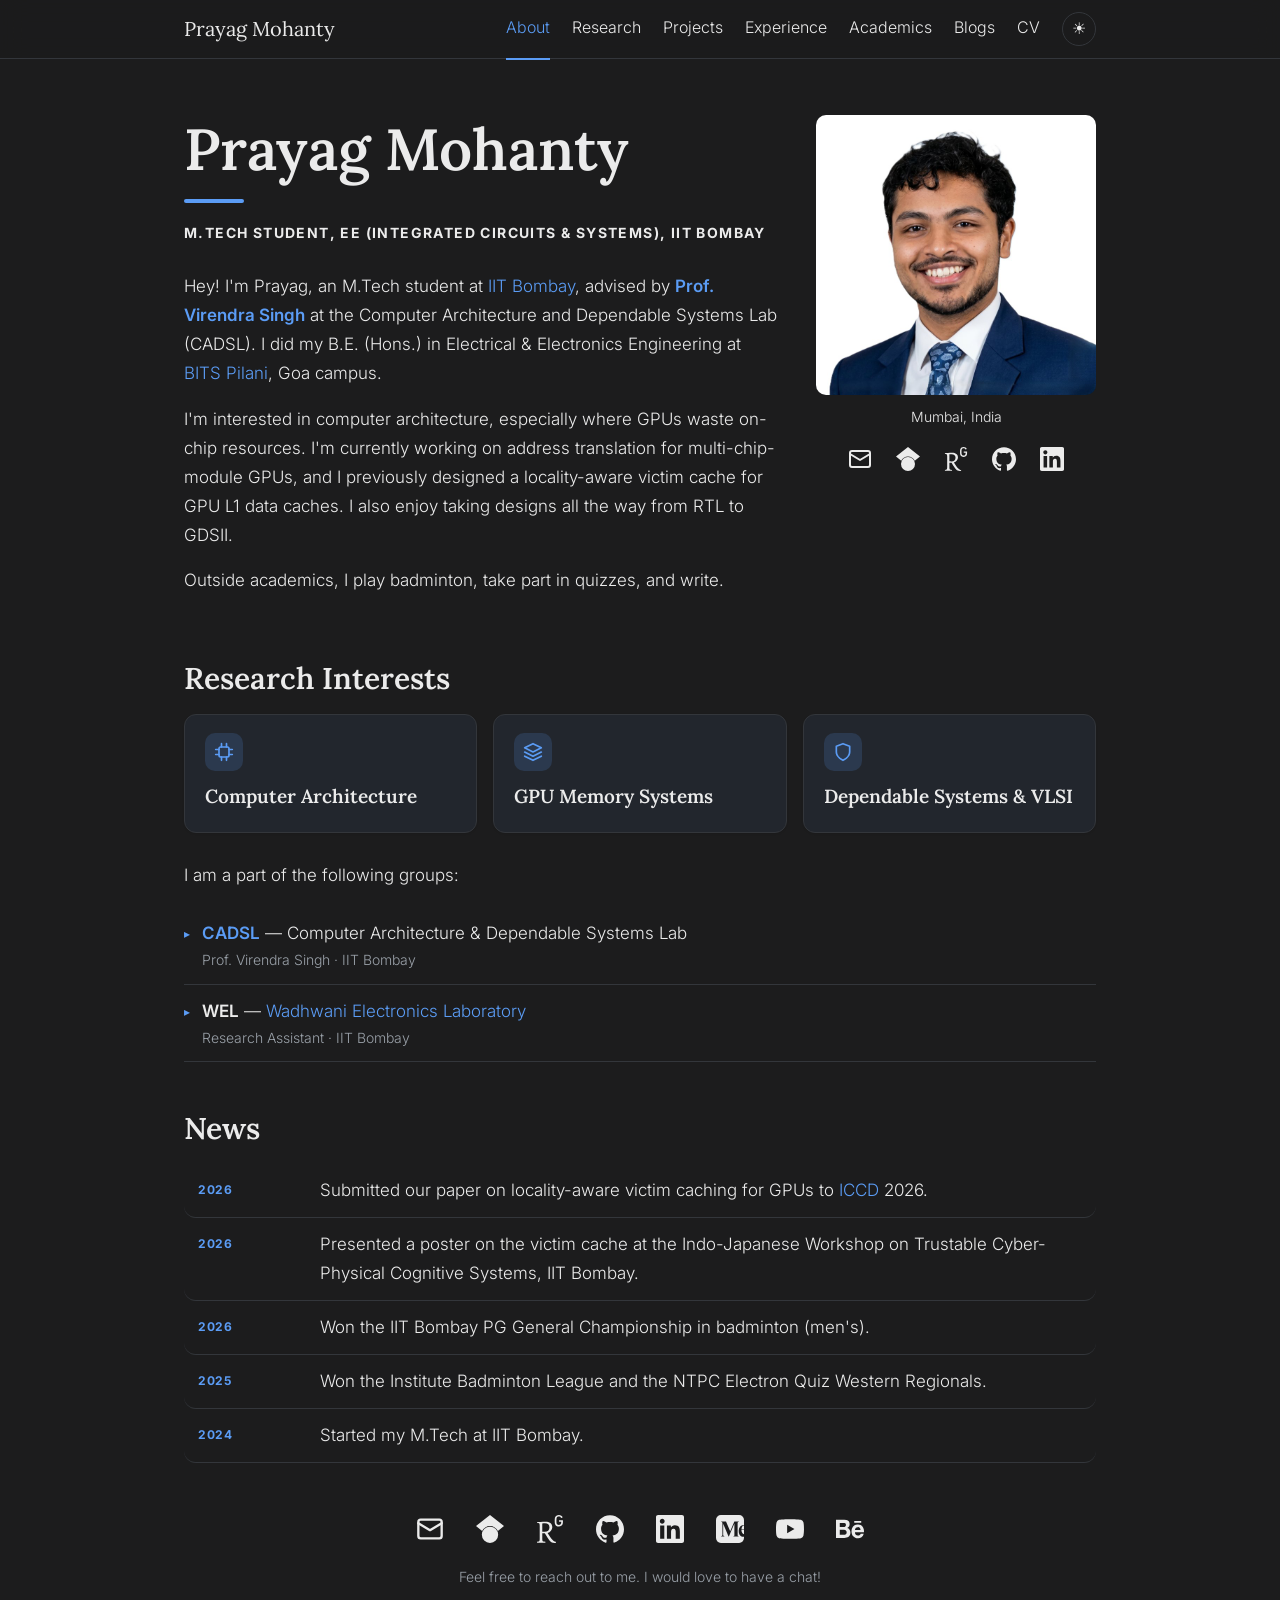
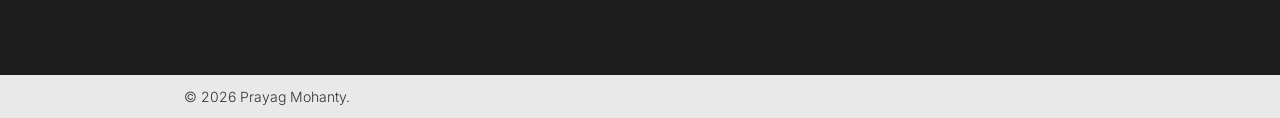
<file: index.html>
<!doctype html>
<html lang="en">
<head>
<meta charset="utf-8">
<meta name="viewport" content="width=device-width, initial-scale=1">
<title>Prayag Mohanty · IIT Bombay · Computer Architecture</title>
<meta name="description" content="Prayag Mohanty is an M.Tech student at IIT Bombay researching GPU architecture, memory systems and VLSI. Research, projects, CV and blogs.">
<meta name="author" content="Prayag Mohanty">
<meta name="google-site-verification" content="uwPPnk4GYmxsu8mS6GWtbcmdCKl9_TvqakevJN1ojJI">
<link rel="canonical" href="https://prayag-mohanty.github.io/">
<meta property="og:type" content="profile">
<meta property="og:site_name" content="Prayag Mohanty">
<meta property="og:title" content="Prayag Mohanty · IIT Bombay · Computer Architecture">
<meta property="og:description" content="Prayag Mohanty is an M.Tech student at IIT Bombay researching GPU architecture, memory systems and VLSI. Research, projects, CV and blogs.">
<meta property="og:url" content="https://prayag-mohanty.github.io/">
<meta property="og:image" content="https://prayag-mohanty.github.io/photo.jpg">
<meta name="twitter:card" content="summary">
<link rel="icon" href="favicon.ico" sizes="any">
<link rel="icon" type="image/png" sizes="32x32" href="favicon-32.png">
<link rel="apple-touch-icon" href="apple-touch-icon.png">
<meta name="theme-color" content="#1c1c1d">
<script type="application/ld+json">{"@context":"https://schema.org","@type":"Person","name":"Prayag Mohanty","url":"https://prayag-mohanty.github.io/","image":"https://prayag-mohanty.github.io/photo.jpg","jobTitle":"M.Tech student, Electrical Engineering","affiliation":{"@type":"CollegeOrUniversity","name":"Indian Institute of Technology Bombay","url":"https://www.iitb.ac.in"},"alumniOf":[{"@type":"CollegeOrUniversity","name":"BITS Pilani, K. K. Birla Goa Campus"}],"knowsAbout":["Computer architecture","GPU architecture","VLSI design","Memory systems"],"sameAs":["https://github.com/Prayag-Mohanty","https://www.linkedin.com/in/prayag-mohanty","https://scholar.google.com/citations?user=QQJklAYAAAAJ","https://www.researchgate.net/profile/Prayag-Mohanty","https://medium.com/@topper1728","https://www.youtube.com/@prayag_mohanty","https://www.behance.net/prayagmohanty"]}</script>
<link rel="preconnect" href="https://fonts.googleapis.com"><link rel="preconnect" href="https://fonts.gstatic.com" crossorigin><link href="https://fonts.googleapis.com/css2?family=Inter:wght@300;400;600;700&amp;family=Lora:wght@500;600&amp;display=swap" rel="stylesheet">
<style>:root{--ease:cubic-bezier(.22,.61,.36,1);--bg:#1c1c1d;--nav:#1c1c1d;--fg:#ebebeb;--muted:#9aa1a9;--line:#33363b;--card:#22262d;--accent:#5b9cf5;--foot:#e9e9e9;--footfg:#333}
:root[data-theme=light]{--bg:#fafaf9;--nav:#fafaf9;--fg:#1f2328;--muted:#656d76;--line:#e1e4e8;--card:#fff;--accent:#2563eb;--foot:#ececec;--footfg:#333}
*{box-sizing:border-box}
html{scroll-behavior:smooth}
body{margin:0;background:var(--bg);color:var(--fg);font:300 17px/1.7 "Inter",-apple-system,"Segoe UI",sans-serif;-webkit-font-smoothing:antialiased;-moz-osx-font-smoothing:grayscale;min-height:100vh;display:flex;flex-direction:column}
a{color:var(--accent);text-decoration:none}
a:hover{text-decoration:underline}
.wrap{max-width:960px;margin:0 auto;padding:0 24px;width:100%}
header.nav{position:sticky;top:0;z-index:10;background:color-mix(in srgb,var(--nav) 72%,transparent);-webkit-backdrop-filter:blur(14px) saturate(160%);backdrop-filter:blur(14px) saturate(160%);border-bottom:1px solid var(--line)}
header.nav .wrap{display:flex;justify-content:space-between;align-items:center;height:58px}
.brand{font-family:"Lora",Georgia,serif;font-size:20px;color:var(--fg)}
.brand:hover{text-decoration:none}
nav{display:flex;gap:22px;align-items:center}
nav a{color:var(--fg);font-size:16px;padding:16px 0;border-bottom:2px solid transparent;transition:color .3s var(--ease),border-color .3s var(--ease)}
nav a:hover{color:var(--accent);text-decoration:none}
nav a.on{color:var(--accent);border-bottom-color:var(--accent)}
#theme{background:none;border:1px solid var(--line);border-radius:50%;width:34px;height:34px;color:var(--fg);font-size:16px;line-height:1;cursor:pointer}
#theme:hover{border-color:var(--accent);color:var(--accent)}
main{flex:1;padding:56px 0 72px}
.card{box-shadow:0 1px 2px rgba(0,0,0,.08)}
h1,h2,h3{font-family:"Lora",Georgia,serif;font-weight:600;line-height:1.2}
h1{font-size:clamp(38px,7vw,58px);margin:0 0 6px}
h1::after{content:"";display:block;width:60px;height:4px;background:var(--accent);border-radius:2px;margin-top:14px}
.sub{font-size:14px;font-weight:700;letter-spacing:.1em;text-transform:uppercase;margin:18px 0 28px}
h2{font-size:30px;margin:48px 0 18px}
h3{font-size:19px;margin:0 0 6px}
.about{display:grid;grid-template-columns:1fr 280px;gap:36px;align-items:start}
.side{text-align:center;font-size:14px}
.photo{display:block;width:100%;height:auto;aspect-ratio:1;object-fit:cover;border-radius:10px;margin-bottom:10px}
.pills{display:flex;gap:8px;justify-content:center;flex-wrap:wrap;margin-top:12px}
.pill{border:1px solid var(--accent);border-radius:999px;padding:5px 14px;font-size:14px;font-weight:600}
.pill:hover{background:var(--accent);color:var(--bg);text-decoration:none}
.cards{display:grid;grid-template-columns:repeat(auto-fit,minmax(220px,1fr));gap:16px}
.card{display:block;background:var(--card);border:1px solid var(--line);border-radius:12px;padding:18px 20px;color:var(--fg)}
a.card:hover{text-decoration:none;border-color:var(--accent);transform:translateY(-3px);box-shadow:0 10px 24px rgba(0,0,0,.18)}
.card{transition:transform .45s var(--ease),border-color .45s var(--ease),box-shadow .45s var(--ease)}
.card p{color:var(--muted);font-size:15px;margin:4px 0 0}
.icon{width:38px;height:38px;border-radius:10px;background:color-mix(in srgb,var(--accent) 16%,transparent);color:var(--accent);display:flex;align-items:center;justify-content:center;margin-bottom:14px}
.icon svg{width:20px;height:20px}
.tags{display:flex;gap:6px;flex-wrap:wrap;margin-top:10px}
.tags span{font-size:12px;border:1px solid var(--line);border-radius:999px;padding:1px 10px;color:var(--muted)}
.list{list-style:none;padding:0;margin:0}
.list li{border-bottom:1px solid var(--line);padding:12px 0 12px 18px;position:relative}
.list li::before{content:"▸";position:absolute;left:0;color:var(--accent);font-size:12px;top:17px}
.list small{display:block;color:var(--muted);font-size:14px}
.news{list-style:none;padding:0;margin:0}
.news li{display:grid;grid-template-columns:110px 1fr;gap:12px;padding:12px 14px;border-radius:12px;border-bottom:1px solid var(--line)}
.news li:hover{background:var(--card)}
.date{color:var(--accent);font-size:12px;font-weight:700;letter-spacing:.06em;text-transform:uppercase;padding-top:4px}
.tl{border-left:3px solid var(--accent);border-radius:12px 12px 12px 12px}
.year{display:inline-block;font-size:12px;font-weight:700;color:var(--accent);background:color-mix(in srgb,var(--accent) 14%,transparent);border-radius:999px;padding:1px 12px;margin-bottom:8px}
.code{color:var(--accent);font-weight:600}
.cols{display:grid;grid-template-columns:repeat(auto-fit,minmax(300px,1fr));gap:12px}
.cols .card{padding:12px 16px;font-size:16px}
.lead{color:var(--muted)}
.social{display:flex;gap:12px;justify-content:center;flex-wrap:wrap;margin-top:44px}
footer{background:var(--foot);color:var(--footfg);font-size:14px;padding:10px 0}
.actions{display:flex;align-items:center;gap:22px}
#burger{display:none;background:none;border:1px solid var(--line);border-radius:8px;width:38px;height:34px;color:var(--fg);font-size:18px;line-height:1;cursor:pointer}
@media(max-width:760px){.about{grid-template-columns:1fr}.news li{grid-template-columns:1fr;gap:0}
.actions{gap:10px}
#burger{display:block}
nav{display:none;position:absolute;top:58px;left:0;right:0;flex-direction:column;align-items:stretch;gap:0;background:color-mix(in srgb,var(--nav) 85%,transparent);-webkit-backdrop-filter:blur(14px) saturate(160%);backdrop-filter:blur(14px) saturate(160%);border-bottom:1px solid var(--line);padding:6px 24px 12px}
nav{display:flex;opacity:0;transform:translateY(-8px);visibility:hidden;pointer-events:none;transition:opacity .3s var(--ease),transform .3s var(--ease),visibility 0s .3s}
nav.open{opacity:1;transform:none;visibility:visible;pointer-events:auto;transition:opacity .3s var(--ease),transform .3s var(--ease)}
nav a{padding:12px 0;border-bottom:1px solid var(--line);font-size:17px}
nav a:last-child{border-bottom:0}
nav a.on{border-bottom-color:var(--line)}
.side{max-width:320px;margin:0 auto}}
.plinks{display:flex;gap:16px;margin-top:12px;font-size:14px;font-weight:600}
.card h3 a{color:inherit}
.post{padding:0;overflow:hidden}
.post .thumb{display:block;width:100%;aspect-ratio:16/9;object-fit:cover}
.post .year,.post h3,.post p{margin-left:20px;margin-right:20px}
.post .year{margin-top:16px}
.post p{margin-bottom:18px}
.ico{display:inline-flex;align-items:center;justify-content:center;width:36px;height:36px;color:var(--fg);transition:color .35s var(--ease),transform .35s var(--ease)}
.ico svg{width:24px;height:24px}
.ico:hover{color:var(--accent);transform:translateY(-2px)}
.ico.sm{width:28px;height:28px}
.ico.sm svg{width:20px;height:20px}
.pills{gap:12px}
.social{gap:16px}
.social .ico{width:44px;height:44px}
.social .ico svg{width:28px;height:28px}
.plinks{gap:10px}
a.ref{color:var(--accent);text-decoration:none}
a.ref:hover{text-decoration:underline;text-underline-offset:3px}
.btn{display:inline-flex;align-items:center;gap:8px;min-height:42px;vertical-align:middle;background:var(--accent);color:var(--bg);border:1px solid var(--accent);border-radius:999px;padding:8px 18px;font-weight:600;font-size:15px;margin:0 8px 8px 0}
.btn svg{width:18px;height:18px}
.btn:hover{text-decoration:none;opacity:.88}
.btn.ghost{background:none;color:var(--accent)}
.cvbox{margin-top:16px;border:1px solid var(--line);border-radius:12px;overflow:hidden;background:#fff}
.cvbox iframe{display:block;width:100%;height:82vh;border:0}
.cvbox img{display:block;width:100%;height:auto}
[hidden]{display:none!important}
strong,b{font-weight:600}
html{scroll-behavior:smooth}
body{transition:background-color .4s var(--ease),color .4s var(--ease)}
a,.pill,.btn,#theme,#burger{transition:color .3s var(--ease),background-color .3s var(--ease),border-color .3s var(--ease),opacity .3s var(--ease),transform .3s var(--ease)}
.progress{position:absolute;left:0;right:0;bottom:-1px;height:2px;background:var(--accent);transform:scaleX(0);transform-origin:0 50%;will-change:transform;pointer-events:none}
header.nav{transition:background-color .4s var(--ease)}
main{animation:enter .6s var(--ease) both}
@keyframes enter{from{opacity:0;transform:translateY(8px)}to{opacity:1;transform:none}}
.reveal{opacity:0;transform:translateY(16px);transition:opacity .7s var(--ease),transform .7s var(--ease)}
.reveal.in{opacity:1;transform:none}
@media(prefers-reduced-motion:reduce){*,*::before,*::after{animation:none!important;transition:none!important;scroll-behavior:auto!important}.reveal{opacity:1;transform:none}}
</style>
<script>try{var t=localStorage.getItem('theme');if(t)document.documentElement.dataset.theme=t}catch(e){}</script>
</head>
<body>
<header class="nav"><div class="progress" aria-hidden="true"></div><div class="wrap"><a class="brand" href="index.html">Prayag Mohanty</a><div class="actions"><nav id="menu"><a href="index.html" class=on>About</a><a href="research.html">Research</a><a href="projects.html">Projects</a><a href="experience.html">Experience</a><a href="academics.html">Academics</a><a href="blog.html">Blogs</a><a href="cv.html">CV</a></nav><button id="theme" aria-label="Toggle theme" title="Toggle theme">☀</button><button id="burger" aria-label="Open menu" aria-expanded="false" aria-controls="menu">☰</button></div></div></header>
<main><div class="wrap">

<div class="about"><div>
<h1>Prayag Mohanty</h1>
<p class="sub">M.Tech student, EE (Integrated Circuits &amp; Systems), IIT Bombay</p>
<p>Hey! I'm Prayag, an M.Tech student at <a class="ref" href="https://www.iitb.ac.in">IIT Bombay</a>, advised by <strong><a class="ref" href="https://www.ee.iitb.ac.in/~viren/">Prof. Virendra Singh</a></strong> at the Computer Architecture and Dependable Systems Lab (CADSL). I did my B.E. (Hons.) in Electrical &amp; Electronics Engineering at <a class="ref" href="https://www.bits-pilani.ac.in/goa/">BITS Pilani</a>, Goa campus.</p>
<p>I'm interested in computer architecture, especially where GPUs waste on-chip resources. I'm currently working on address translation for multi-chip-module GPUs, and I previously designed a locality-aware victim cache for GPU L1 data caches. I also enjoy taking designs all the way from RTL to GDSII.</p>
<p>Outside academics, I play badminton, take part in quizzes, and write.</p>
</div>
<div class="side"><img class="photo" src="photo.jpg" alt="Prayag Mohanty" width="280" height="280">Mumbai, India<div class="pills"><a class="ico js-mail" href="#contact" aria-label="Email" title="Email" data-u="NzcxMW00Mg==" data-d="bmkuY2EuYnRpaQ==" rel="nofollow"><svg viewBox="0 0 24 24" fill="none" stroke="currentColor" stroke-width="2" stroke-linecap="round" stroke-linejoin="round" aria-hidden="true"><rect x="2" y="4" width="20" height="16" rx="2"/><path d="m22 7-10 6L2 7"/></svg></a><a class="ico" href="https://scholar.google.com/citations?user=QQJklAYAAAAJ" aria-label="Google Scholar" title="Google Scholar"><svg viewBox="0 0 24 24" fill="currentColor" aria-hidden="true"><path d="M5.242 13.769L0 9.5 12 0l12 9.5-5.242 4.269C17.548 11.249 14.978 9.5 12 9.5c-2.977 0-5.548 1.748-6.758 4.269zM12 10a7 7 0 1 0 0 14 7 7 0 0 0 0-14z"/></svg></a><a class="ico" href="https://www.researchgate.net/profile/Prayag-Mohanty" aria-label="ResearchGate" title="ResearchGate"><svg viewBox="0 0 24 24" fill="currentColor" aria-hidden="true"><path d="M19.586 0c-.818 0-1.508.19-2.073.565-.563.377-.97.936-1.213 1.68a3.193 3.193 0 0 0-.112.437 8.365 8.365 0 0 0-.078.53 9 9 0 0 0-.05.727c-.01.282-.013.621-.013 1.016a31.121 31.123 0 0 0 .014 1.017 9 9 0 0 0 .05.727 7.946 7.946 0 0 0 .077.53h-.005a3.334 3.334 0 0 0 .113.438c.245.743.65 1.303 1.214 1.68.565.376 1.256.564 2.075.564.8 0 1.536-.213 2.105-.603.57-.39.94-.916 1.175-1.65.076-.235.135-.558.177-.93a10.9 10.9 0 0 0 .043-1.207v-.82c0-.095-.047-.142-.14-.142h-3.064c-.094 0-.14.047-.14.141v.956c0 .094.046.14.14.14h1.666c.056 0 .084.03.084.086 0 .36 0 .62-.036.865-.038.244-.1.447-.147.606-.108.385-.348.664-.638.876-.29.212-.738.35-1.227.35-.545 0-.901-.15-1.21-.353-.306-.203-.517-.454-.67-.915a3.136 3.136 0 0 1-.147-.762 17.366 17.367 0 0 1-.034-.656c-.01-.26-.014-.572-.014-.939a26.401 26.403 0 0 1 .014-.938 15.821 15.822 0 0 1 .035-.656 3.19 3.19 0 0 1 .148-.76 1.89 1.89 0 0 1 .742-1.01c.344-.244.593-.352 1.137-.352.508 0 .815.096 1.144.303.33.207.528.492.764.925.047.094.111.118.198.07l1.044-.43c.075-.048.09-.115.042-.199a3.549 3.549 0 0 0-.466-.742 3 3 0 0 0-.679-.607 3.313 3.313 0 0 0-.903-.41A4.068 4.068 0 0 0 19.586 0zM8.217 5.836c-1.69 0-3.036.086-4.297.086-1.146 0-2.291 0-3.007-.029v.831l1.088.2c.744.144 1.174.488 1.174 2.264v11.288c0 1.777-.43 2.12-1.174 2.263l-1.088.2v.832c.773-.029 2.12-.086 3.465-.086 1.29 0 2.951.057 3.667.086v-.831l-1.49-.2c-.773-.115-1.174-.487-1.174-2.264v-4.784c.688.057 1.29.057 2.206.057 1.748 3.123 3.41 5.472 4.355 6.56.86 1.032 2.177 1.691 3.839 1.691.487 0 1.003-.086 1.318-.23v-.744c-1.031 0-2.063-.716-2.808-1.518-1.26-1.376-2.95-3.582-4.355-6.074 2.32-.545 4.04-2.722 4.04-4.9 0-3.208-2.492-4.698-5.758-4.698zm-.515 1.29c2.406 0 3.839 1.26 3.839 3.552 0 2.263-1.547 3.782-4.097 3.782-.974 0-1.404-.03-2.063-.086v-7.19c.66-.059 1.547-.059 2.32-.059z"/></svg></a><a class="ico" href="https://github.com/Prayag-Mohanty" aria-label="GitHub" title="GitHub"><svg viewBox="0 0 24 24" fill="currentColor" aria-hidden="true"><path d="M12 .297c-6.63 0-12 5.373-12 12 0 5.303 3.438 9.8 8.205 11.385.6.113.82-.258.82-.577 0-.285-.01-1.04-.015-2.04-3.338.724-4.042-1.61-4.042-1.61C4.422 18.07 3.633 17.7 3.633 17.7c-1.087-.744.084-.729.084-.729 1.205.084 1.838 1.236 1.838 1.236 1.07 1.835 2.809 1.305 3.495.998.108-.776.417-1.305.76-1.605-2.665-.3-5.466-1.332-5.466-5.93 0-1.31.465-2.38 1.235-3.22-.135-.303-.54-1.523.105-3.176 0 0 1.005-.322 3.3 1.23.96-.267 1.98-.399 3-.405 1.02.006 2.04.138 3 .405 2.28-1.552 3.285-1.23 3.285-1.23.645 1.653.24 2.873.12 3.176.765.84 1.23 1.91 1.23 3.22 0 4.61-2.805 5.625-5.475 5.92.42.36.81 1.096.81 2.22 0 1.606-.015 2.896-.015 3.286 0 .315.21.69.825.57C20.565 22.092 24 17.592 24 12.297c0-6.627-5.373-12-12-12"/></svg></a><a class="ico" href="https://www.linkedin.com/in/prayag-mohanty" aria-label="LinkedIn" title="LinkedIn"><svg viewBox="0 0 24 24" fill="currentColor" aria-hidden="true"><path d="M20.447 20.452h-3.554v-5.569c0-1.328-.027-3.037-1.852-3.037-1.853 0-2.136 1.445-2.136 2.939v5.667H9.351V9h3.414v1.561h.046c.477-.9 1.637-1.85 3.37-1.85 3.601 0 4.267 2.37 4.267 5.455v6.286zM5.337 7.433c-1.144 0-2.063-.926-2.063-2.065 0-1.138.92-2.063 2.063-2.063 1.14 0 2.064.925 2.064 2.063 0 1.139-.925 2.065-2.064 2.065zm1.782 13.019H3.555V9h3.564v11.452zM22.225 0H1.771C.792 0 0 .774 0 1.729v20.542C0 23.227.792 24 1.771 24h20.451C23.2 24 24 23.227 24 22.271V1.729C24 .774 23.2 0 22.222 0h.003z"/></svg></a></div></div></div>

<h2>Research Interests</h2>
<div class="cards">
<div class="card"><span class="icon"><svg viewBox="0 0 24 24" fill="none" stroke="currentColor" stroke-width="2" stroke-linecap="round" stroke-linejoin="round"><rect x="6" y="6" width="12" height="12" rx="2"/><path d="M9 2v4M15 2v4M9 18v4M15 18v4M2 9h4M2 15h4M18 9h4M18 15h4"/></svg></span><h3>Computer Architecture</h3></div>
<div class="card"><span class="icon"><svg viewBox="0 0 24 24" fill="none" stroke="currentColor" stroke-width="2" stroke-linecap="round" stroke-linejoin="round"><path d="M12 2 2 7l10 5 10-5-10-5zM2 17l10 5 10-5M2 12l10 5 10-5"/></svg></span><h3>GPU Memory Systems</h3></div>
<div class="card"><span class="icon"><svg viewBox="0 0 24 24" fill="none" stroke="currentColor" stroke-width="2" stroke-linecap="round" stroke-linejoin="round"><path d="M12 22s8-4 8-10V5l-8-3-8 3v7c0 6 8 10 8 10z"/></svg></span><h3>Dependable Systems &amp; VLSI</h3></div>
</div>
<p style="margin-top:28px">I am a part of the following groups:</p>
<ul class="list">
<li><a href="research.html"><strong>CADSL</strong></a> — Computer Architecture &amp; Dependable Systems Lab<small>Prof. Virendra Singh · IIT Bombay</small></li>
<li><strong>WEL</strong> — <a class="ref" href="https://www.ee.iitb.ac.in/~wel_iitb">Wadhwani Electronics Laboratory</a><small>Research Assistant · IIT Bombay</small></li>
</ul>

<h2>News</h2>
<ul class="news">
<li><span class="date">2026</span><span>Submitted our paper on locality-aware victim caching for GPUs to <a class="ref" href="https://www.iccd-conf.com">ICCD</a> 2026.</span></li>
<li><span class="date">2026</span><span>Presented a poster on the victim cache at the Indo-Japanese Workshop on Trustable Cyber-Physical Cognitive Systems, IIT Bombay.</span></li>
<li><span class="date">2026</span><span>Won the IIT Bombay PG General Championship in badminton (men's).</span></li>
<li><span class="date">2025</span><span>Won the Institute Badminton League and the NTPC Electron Quiz Western Regionals.</span></li>
<li><span class="date">2024</span><span>Started my M.Tech at IIT Bombay.</span></li>
</ul>
<div class="social"><a class="ico js-mail" href="#contact" aria-label="Email" title="Email" data-u="NzcxMW00Mg==" data-d="bmkuY2EuYnRpaQ==" rel="nofollow"><svg viewBox="0 0 24 24" fill="none" stroke="currentColor" stroke-width="2" stroke-linecap="round" stroke-linejoin="round" aria-hidden="true"><rect x="2" y="4" width="20" height="16" rx="2"/><path d="m22 7-10 6L2 7"/></svg></a><a class="ico" href="https://scholar.google.com/citations?user=QQJklAYAAAAJ" aria-label="Google Scholar" title="Google Scholar"><svg viewBox="0 0 24 24" fill="currentColor" aria-hidden="true"><path d="M5.242 13.769L0 9.5 12 0l12 9.5-5.242 4.269C17.548 11.249 14.978 9.5 12 9.5c-2.977 0-5.548 1.748-6.758 4.269zM12 10a7 7 0 1 0 0 14 7 7 0 0 0 0-14z"/></svg></a><a class="ico" href="https://www.researchgate.net/profile/Prayag-Mohanty" aria-label="ResearchGate" title="ResearchGate"><svg viewBox="0 0 24 24" fill="currentColor" aria-hidden="true"><path d="M19.586 0c-.818 0-1.508.19-2.073.565-.563.377-.97.936-1.213 1.68a3.193 3.193 0 0 0-.112.437 8.365 8.365 0 0 0-.078.53 9 9 0 0 0-.05.727c-.01.282-.013.621-.013 1.016a31.121 31.123 0 0 0 .014 1.017 9 9 0 0 0 .05.727 7.946 7.946 0 0 0 .077.53h-.005a3.334 3.334 0 0 0 .113.438c.245.743.65 1.303 1.214 1.68.565.376 1.256.564 2.075.564.8 0 1.536-.213 2.105-.603.57-.39.94-.916 1.175-1.65.076-.235.135-.558.177-.93a10.9 10.9 0 0 0 .043-1.207v-.82c0-.095-.047-.142-.14-.142h-3.064c-.094 0-.14.047-.14.141v.956c0 .094.046.14.14.14h1.666c.056 0 .084.03.084.086 0 .36 0 .62-.036.865-.038.244-.1.447-.147.606-.108.385-.348.664-.638.876-.29.212-.738.35-1.227.35-.545 0-.901-.15-1.21-.353-.306-.203-.517-.454-.67-.915a3.136 3.136 0 0 1-.147-.762 17.366 17.367 0 0 1-.034-.656c-.01-.26-.014-.572-.014-.939a26.401 26.403 0 0 1 .014-.938 15.821 15.822 0 0 1 .035-.656 3.19 3.19 0 0 1 .148-.76 1.89 1.89 0 0 1 .742-1.01c.344-.244.593-.352 1.137-.352.508 0 .815.096 1.144.303.33.207.528.492.764.925.047.094.111.118.198.07l1.044-.43c.075-.048.09-.115.042-.199a3.549 3.549 0 0 0-.466-.742 3 3 0 0 0-.679-.607 3.313 3.313 0 0 0-.903-.41A4.068 4.068 0 0 0 19.586 0zM8.217 5.836c-1.69 0-3.036.086-4.297.086-1.146 0-2.291 0-3.007-.029v.831l1.088.2c.744.144 1.174.488 1.174 2.264v11.288c0 1.777-.43 2.12-1.174 2.263l-1.088.2v.832c.773-.029 2.12-.086 3.465-.086 1.29 0 2.951.057 3.667.086v-.831l-1.49-.2c-.773-.115-1.174-.487-1.174-2.264v-4.784c.688.057 1.29.057 2.206.057 1.748 3.123 3.41 5.472 4.355 6.56.86 1.032 2.177 1.691 3.839 1.691.487 0 1.003-.086 1.318-.23v-.744c-1.031 0-2.063-.716-2.808-1.518-1.26-1.376-2.95-3.582-4.355-6.074 2.32-.545 4.04-2.722 4.04-4.9 0-3.208-2.492-4.698-5.758-4.698zm-.515 1.29c2.406 0 3.839 1.26 3.839 3.552 0 2.263-1.547 3.782-4.097 3.782-.974 0-1.404-.03-2.063-.086v-7.19c.66-.059 1.547-.059 2.32-.059z"/></svg></a><a class="ico" href="https://github.com/Prayag-Mohanty" aria-label="GitHub" title="GitHub"><svg viewBox="0 0 24 24" fill="currentColor" aria-hidden="true"><path d="M12 .297c-6.63 0-12 5.373-12 12 0 5.303 3.438 9.8 8.205 11.385.6.113.82-.258.82-.577 0-.285-.01-1.04-.015-2.04-3.338.724-4.042-1.61-4.042-1.61C4.422 18.07 3.633 17.7 3.633 17.7c-1.087-.744.084-.729.084-.729 1.205.084 1.838 1.236 1.838 1.236 1.07 1.835 2.809 1.305 3.495.998.108-.776.417-1.305.76-1.605-2.665-.3-5.466-1.332-5.466-5.93 0-1.31.465-2.38 1.235-3.22-.135-.303-.54-1.523.105-3.176 0 0 1.005-.322 3.3 1.23.96-.267 1.98-.399 3-.405 1.02.006 2.04.138 3 .405 2.28-1.552 3.285-1.23 3.285-1.23.645 1.653.24 2.873.12 3.176.765.84 1.23 1.91 1.23 3.22 0 4.61-2.805 5.625-5.475 5.92.42.36.81 1.096.81 2.22 0 1.606-.015 2.896-.015 3.286 0 .315.21.69.825.57C20.565 22.092 24 17.592 24 12.297c0-6.627-5.373-12-12-12"/></svg></a><a class="ico" href="https://www.linkedin.com/in/prayag-mohanty" aria-label="LinkedIn" title="LinkedIn"><svg viewBox="0 0 24 24" fill="currentColor" aria-hidden="true"><path d="M20.447 20.452h-3.554v-5.569c0-1.328-.027-3.037-1.852-3.037-1.853 0-2.136 1.445-2.136 2.939v5.667H9.351V9h3.414v1.561h.046c.477-.9 1.637-1.85 3.37-1.85 3.601 0 4.267 2.37 4.267 5.455v6.286zM5.337 7.433c-1.144 0-2.063-.926-2.063-2.065 0-1.138.92-2.063 2.063-2.063 1.14 0 2.064.925 2.064 2.063 0 1.139-.925 2.065-2.064 2.065zm1.782 13.019H3.555V9h3.564v11.452zM22.225 0H1.771C.792 0 0 .774 0 1.729v20.542C0 23.227.792 24 1.771 24h20.451C23.2 24 24 23.227 24 22.271V1.729C24 .774 23.2 0 22.222 0h.003z"/></svg></a><a class="ico" href="https://medium.com/@topper1728" aria-label="Medium" title="Medium"><svg viewBox="0 0 24 24" fill="currentColor" aria-hidden="true"><path d="M4.21 0A4.201 4.201 0 0 0 0 4.21v15.58A4.201 4.201 0 0 0 4.21 24h15.58A4.201 4.201 0 0 0 24 19.79v-1.093c-.137.013-.278.02-.422.02-2.577 0-4.027-2.146-4.09-4.832a7.592 7.592 0 0 1 .022-.708c.093-1.186.475-2.241 1.105-3.022a3.885 3.885 0 0 1 1.395-1.1c.468-.237 1.127-.367 1.664-.367h.023c.101 0 .202.004.303.01V4.211A4.201 4.201 0 0 0 19.79 0Zm.198 5.583h4.165l3.588 8.435 3.59-8.435h3.864v.146l-.019.004c-.705.16-1.063.397-1.063 1.254h-.003l.003 10.274c.06.676.424.885 1.063 1.03l.02.004v.145h-4.923v-.145l.019-.005c.639-.144.994-.353 1.054-1.03V7.267l-4.745 11.15h-.261L6.15 7.569v9.445c0 .857.358 1.094 1.063 1.253l.02.004v.147H4.405v-.147l.019-.004c.705-.16 1.065-.397 1.065-1.253V6.987c0-.857-.358-1.094-1.064-1.254l-.018-.004zm19.25 3.668c-1.086.023-1.733 1.323-1.813 3.124H24V9.298a1.378 1.378 0 0 0-.342-.047Zm-1.862 3.632c-.1 1.756.86 3.239 2.204 3.634v-3.634z"/></svg></a><a class="ico" href="https://www.youtube.com/@prayag_mohanty" aria-label="YouTube" title="YouTube"><svg viewBox="0 0 24 24" fill="currentColor" aria-hidden="true"><path d="M23.498 6.186a3.016 3.016 0 0 0-2.122-2.136C19.505 3.545 12 3.545 12 3.545s-7.505 0-9.377.505A3.017 3.017 0 0 0 .502 6.186C0 8.07 0 12 0 12s0 3.93.502 5.814a3.016 3.016 0 0 0 2.122 2.136c1.871.505 9.376.505 9.376.505s7.505 0 9.377-.505a3.015 3.015 0 0 0 2.122-2.136C24 15.93 24 12 24 12s0-3.93-.502-5.814zM9.545 15.568V8.432L15.818 12l-6.273 3.568z"/></svg></a><a class="ico" href="https://www.behance.net/prayagmohanty" aria-label="Behance" title="Behance"><svg viewBox="0 0 24 24" fill="currentColor" aria-hidden="true"><path d="M16.969 16.927a2.561 2.561 0 0 0 1.901.677 2.501 2.501 0 0 0 1.531-.475c.362-.235.636-.584.779-.99h2.585a5.091 5.091 0 0 1-1.9 2.896 5.292 5.292 0 0 1-3.091.88 5.839 5.839 0 0 1-2.284-.433 4.871 4.871 0 0 1-1.723-1.211 5.657 5.657 0 0 1-1.08-1.874 7.057 7.057 0 0 1-.383-2.393c-.005-.8.129-1.595.396-2.349a5.313 5.313 0 0 1 5.088-3.604 4.87 4.87 0 0 1 2.376.563c.661.362 1.231.87 1.668 1.485a6.2 6.2 0 0 1 .943 2.133c.194.821.263 1.666.205 2.508h-7.699c-.063.79.184 1.574.688 2.187ZM6.947 4.084a8.065 8.065 0 0 1 1.928.198 4.29 4.29 0 0 1 1.49.638c.418.303.748.711.958 1.182.241.579.357 1.203.341 1.83a3.506 3.506 0 0 1-.506 1.961 3.726 3.726 0 0 1-1.503 1.287 3.588 3.588 0 0 1 2.027 1.437c.464.747.697 1.615.67 2.494a4.593 4.593 0 0 1-.423 2.032 3.945 3.945 0 0 1-1.163 1.413 5.114 5.114 0 0 1-1.683.807 7.135 7.135 0 0 1-1.928.259H0V4.084h6.947Zm-.235 12.9c.308.004.616-.029.916-.099a2.18 2.18 0 0 0 .766-.332c.228-.158.411-.371.534-.619.142-.317.208-.663.191-1.009a2.08 2.08 0 0 0-.642-1.715 2.618 2.618 0 0 0-1.696-.505h-3.54v4.279h3.471Zm13.635-5.967a2.13 2.13 0 0 0-1.654-.619 2.336 2.336 0 0 0-1.163.259 2.474 2.474 0 0 0-.738.62 2.359 2.359 0 0 0-.396.792c-.074.239-.12.485-.137.734h4.769a3.239 3.239 0 0 0-.679-1.785l-.002-.001Zm-13.813-.648a2.254 2.254 0 0 0 1.423-.433c.399-.355.607-.88.56-1.413a1.916 1.916 0 0 0-.178-.891 1.298 1.298 0 0 0-.495-.533 1.851 1.851 0 0 0-.711-.274 3.966 3.966 0 0 0-.835-.073H3.241v3.631h3.293v-.014ZM21.62 5.122h-5.976v1.527h5.976V5.122Z"/></svg></a></div>
<p class="lead" style="text-align:center;font-size:14px">Feel free to reach out to me. I would love to have a chat!</p>

</div></main>
<footer><div class="wrap">© <span id="year"></span> Prayag Mohanty.</div></footer>
<script>document.getElementById('year').textContent = new Date().getFullYear();
const root = document.documentElement;
const btn = document.getElementById('theme');
const paint = () => { btn.textContent = root.dataset.theme === 'light' ? '☾' : '☀'; };
paint();
btn.addEventListener('click', () => {
  root.dataset.theme = root.dataset.theme === 'light' ? 'dark' : 'light';
  try { localStorage.setItem('theme', root.dataset.theme); } catch (e) {}
  paint();
});
const burger = document.getElementById('burger');
const menu = document.getElementById('menu');
burger.addEventListener('click', () => {
  const open = menu.classList.toggle('open');
  burger.setAttribute('aria-expanded', open);
  burger.textContent = open ? '✕' : '☰';
});
const bar = document.querySelector('.progress');
let ticking = false;
const progress = () => {
  const max = document.documentElement.scrollHeight - innerHeight;
  bar.style.transform = `scaleX(${max > 0 ? Math.min(scrollY / max, 1) : 0})`;
  ticking = false;
};
addEventListener('scroll', () => { if (!ticking) { ticking = true; requestAnimationFrame(progress); } }, { passive: true });
addEventListener('resize', progress);
progress();
// Fade content in as it scrolls into view; anything already on screen shows immediately.
if ('IntersectionObserver' in window && !matchMedia('(prefers-reduced-motion: reduce)').matches) {
  const io = new IntersectionObserver(entries => entries.forEach(e => {
    if (e.isIntersecting) { e.target.classList.add('in'); io.unobserve(e.target); }
  }), { rootMargin: '0px 0px -8% 0px' });
  const watch = el => {
    if (el.getBoundingClientRect().top < innerHeight) return;
    el.classList.add('reveal');
    io.observe(el);
  };
  document.querySelectorAll('main h2, .card, .news li, .list li').forEach(watch);
  // Blog posts arrive after load
  const posts = document.getElementById('posts');
  if (posts) new MutationObserver(() => posts.querySelectorAll('.card:not(.reveal)').forEach(watch)).observe(posts, { childList: true });
}
// Email links carry the address encoded and are only completed on interaction, so scrapers reading the HTML see no address.
document.querySelectorAll('.js-mail').forEach(a => {
  const reveal = () => {
    if (a.dataset.done) return;
    const dec = s => atob(s).split('').reverse().join('');
    a.href = 'mailto:' + dec(a.dataset.u) + String.fromCharCode(64) + dec(a.dataset.d);
    a.dataset.done = 1;
  };
  ['pointerenter', 'focus', 'touchstart'].forEach(ev => a.addEventListener(ev, reveal, { once: true, passive: true }));
  a.addEventListener('click', reveal);
});
</script>
</body>
</html>
</file>
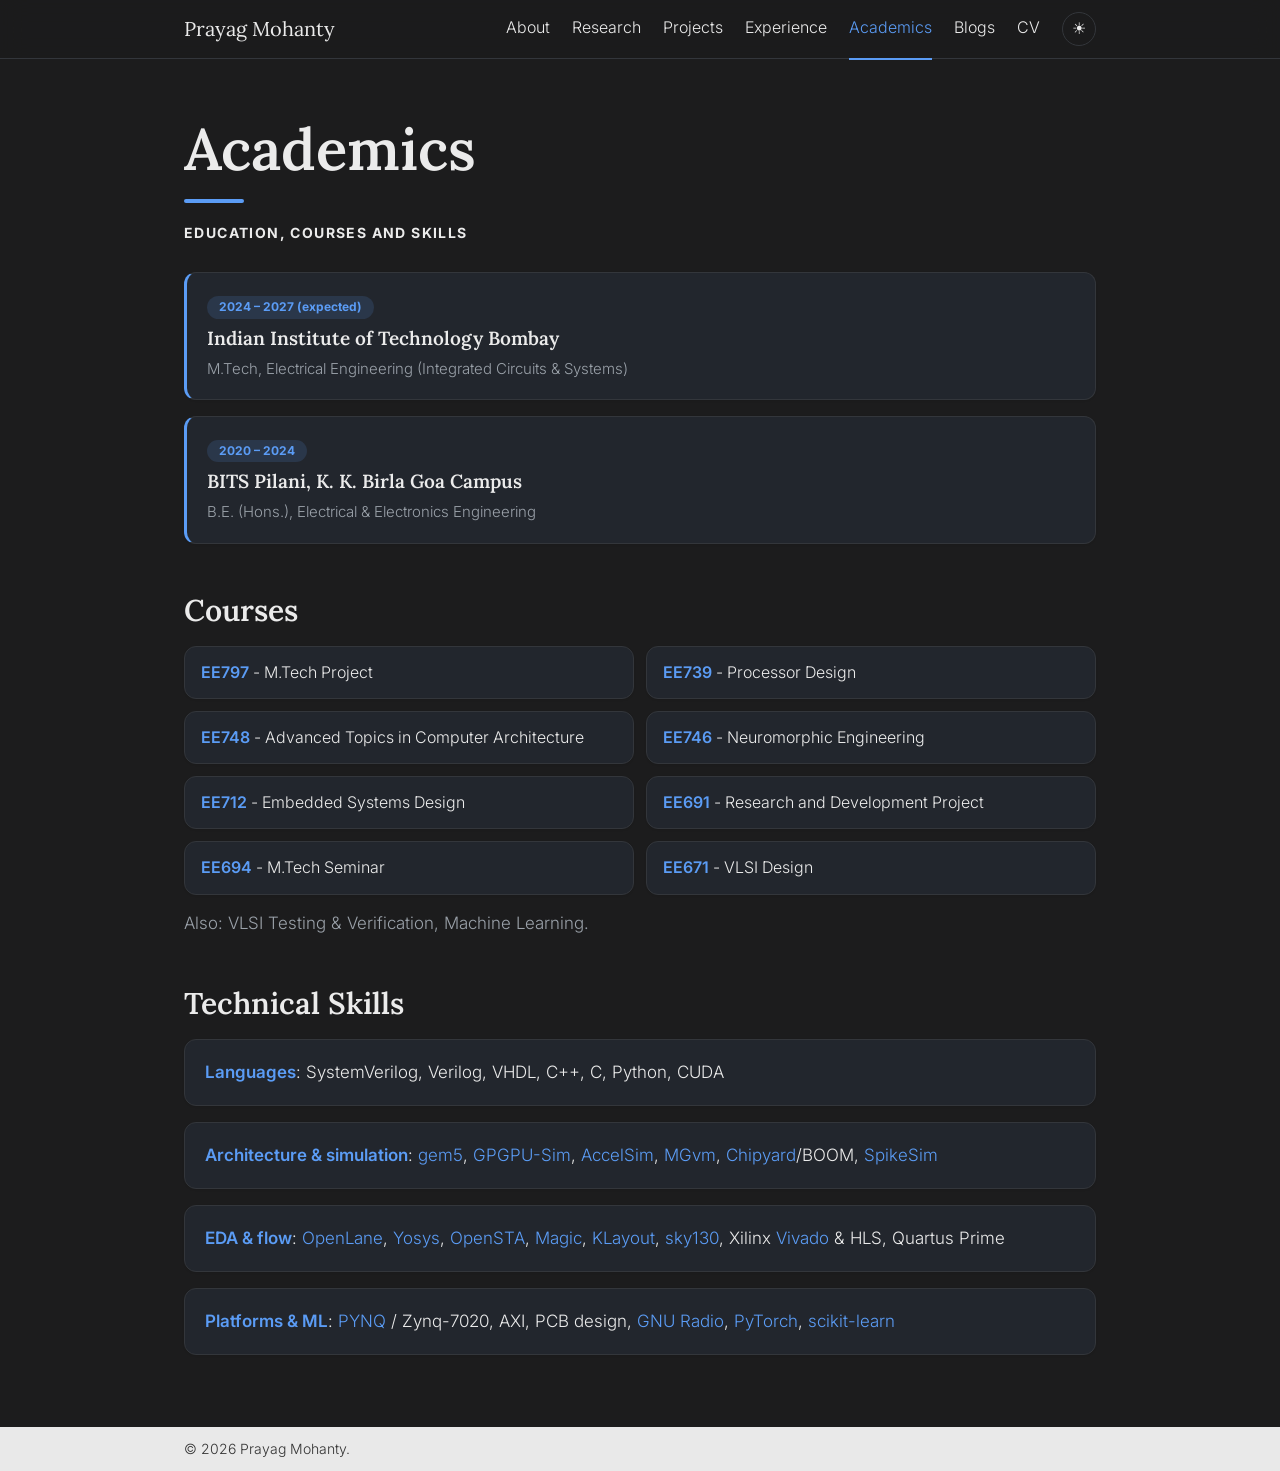
<file: academics.html>
<!doctype html>
<html lang="en">
<head>
<meta charset="utf-8">
<meta name="viewport" content="width=device-width, initial-scale=1">
<title>Academics · Prayag Mohanty</title>
<meta name="description" content="Prayag Mohanty is an M.Tech student at IIT Bombay researching GPU architecture, memory systems and VLSI. Research, projects, CV and blogs.">
<meta name="author" content="Prayag Mohanty">
<meta name="google-site-verification" content="uwPPnk4GYmxsu8mS6GWtbcmdCKl9_TvqakevJN1ojJI">
<link rel="canonical" href="https://prayag-mohanty.github.io/academics.html">
<meta property="og:type" content="website">
<meta property="og:site_name" content="Prayag Mohanty">
<meta property="og:title" content="Academics · Prayag Mohanty">
<meta property="og:description" content="Prayag Mohanty is an M.Tech student at IIT Bombay researching GPU architecture, memory systems and VLSI. Research, projects, CV and blogs.">
<meta property="og:url" content="https://prayag-mohanty.github.io/academics.html">
<meta property="og:image" content="https://prayag-mohanty.github.io/photo.jpg">
<meta name="twitter:card" content="summary">
<link rel="icon" href="favicon.ico" sizes="any">
<link rel="icon" type="image/png" sizes="32x32" href="favicon-32.png">
<link rel="apple-touch-icon" href="apple-touch-icon.png">
<meta name="theme-color" content="#1c1c1d">

<link rel="preconnect" href="https://fonts.googleapis.com"><link rel="preconnect" href="https://fonts.gstatic.com" crossorigin><link href="https://fonts.googleapis.com/css2?family=Inter:wght@300;400;600;700&amp;family=Lora:wght@500;600&amp;display=swap" rel="stylesheet">
<style>:root{--ease:cubic-bezier(.22,.61,.36,1);--bg:#1c1c1d;--nav:#1c1c1d;--fg:#ebebeb;--muted:#9aa1a9;--line:#33363b;--card:#22262d;--accent:#5b9cf5;--foot:#e9e9e9;--footfg:#333}
:root[data-theme=light]{--bg:#fafaf9;--nav:#fafaf9;--fg:#1f2328;--muted:#656d76;--line:#e1e4e8;--card:#fff;--accent:#2563eb;--foot:#ececec;--footfg:#333}
*{box-sizing:border-box}
html{scroll-behavior:smooth}
body{margin:0;background:var(--bg);color:var(--fg);font:300 17px/1.7 "Inter",-apple-system,"Segoe UI",sans-serif;-webkit-font-smoothing:antialiased;-moz-osx-font-smoothing:grayscale;min-height:100vh;display:flex;flex-direction:column}
a{color:var(--accent);text-decoration:none}
a:hover{text-decoration:underline}
.wrap{max-width:960px;margin:0 auto;padding:0 24px;width:100%}
header.nav{position:sticky;top:0;z-index:10;background:color-mix(in srgb,var(--nav) 72%,transparent);-webkit-backdrop-filter:blur(14px) saturate(160%);backdrop-filter:blur(14px) saturate(160%);border-bottom:1px solid var(--line)}
header.nav .wrap{display:flex;justify-content:space-between;align-items:center;height:58px}
.brand{font-family:"Lora",Georgia,serif;font-size:20px;color:var(--fg)}
.brand:hover{text-decoration:none}
nav{display:flex;gap:22px;align-items:center}
nav a{color:var(--fg);font-size:16px;padding:16px 0;border-bottom:2px solid transparent;transition:color .3s var(--ease),border-color .3s var(--ease)}
nav a:hover{color:var(--accent);text-decoration:none}
nav a.on{color:var(--accent);border-bottom-color:var(--accent)}
#theme{background:none;border:1px solid var(--line);border-radius:50%;width:34px;height:34px;color:var(--fg);font-size:16px;line-height:1;cursor:pointer}
#theme:hover{border-color:var(--accent);color:var(--accent)}
main{flex:1;padding:56px 0 72px}
.card{box-shadow:0 1px 2px rgba(0,0,0,.08)}
h1,h2,h3{font-family:"Lora",Georgia,serif;font-weight:600;line-height:1.2}
h1{font-size:clamp(38px,7vw,58px);margin:0 0 6px}
h1::after{content:"";display:block;width:60px;height:4px;background:var(--accent);border-radius:2px;margin-top:14px}
.sub{font-size:14px;font-weight:700;letter-spacing:.1em;text-transform:uppercase;margin:18px 0 28px}
h2{font-size:30px;margin:48px 0 18px}
h3{font-size:19px;margin:0 0 6px}
.about{display:grid;grid-template-columns:1fr 280px;gap:36px;align-items:start}
.side{text-align:center;font-size:14px}
.photo{display:block;width:100%;height:auto;aspect-ratio:1;object-fit:cover;border-radius:10px;margin-bottom:10px}
.pills{display:flex;gap:8px;justify-content:center;flex-wrap:wrap;margin-top:12px}
.pill{border:1px solid var(--accent);border-radius:999px;padding:5px 14px;font-size:14px;font-weight:600}
.pill:hover{background:var(--accent);color:var(--bg);text-decoration:none}
.cards{display:grid;grid-template-columns:repeat(auto-fit,minmax(220px,1fr));gap:16px}
.card{display:block;background:var(--card);border:1px solid var(--line);border-radius:12px;padding:18px 20px;color:var(--fg)}
a.card:hover{text-decoration:none;border-color:var(--accent);transform:translateY(-3px);box-shadow:0 10px 24px rgba(0,0,0,.18)}
.card{transition:transform .45s var(--ease),border-color .45s var(--ease),box-shadow .45s var(--ease)}
.card p{color:var(--muted);font-size:15px;margin:4px 0 0}
.icon{width:38px;height:38px;border-radius:10px;background:color-mix(in srgb,var(--accent) 16%,transparent);color:var(--accent);display:flex;align-items:center;justify-content:center;margin-bottom:14px}
.icon svg{width:20px;height:20px}
.tags{display:flex;gap:6px;flex-wrap:wrap;margin-top:10px}
.tags span{font-size:12px;border:1px solid var(--line);border-radius:999px;padding:1px 10px;color:var(--muted)}
.list{list-style:none;padding:0;margin:0}
.list li{border-bottom:1px solid var(--line);padding:12px 0 12px 18px;position:relative}
.list li::before{content:"▸";position:absolute;left:0;color:var(--accent);font-size:12px;top:17px}
.list small{display:block;color:var(--muted);font-size:14px}
.news{list-style:none;padding:0;margin:0}
.news li{display:grid;grid-template-columns:110px 1fr;gap:12px;padding:12px 14px;border-radius:12px;border-bottom:1px solid var(--line)}
.news li:hover{background:var(--card)}
.date{color:var(--accent);font-size:12px;font-weight:700;letter-spacing:.06em;text-transform:uppercase;padding-top:4px}
.tl{border-left:3px solid var(--accent);border-radius:12px 12px 12px 12px}
.year{display:inline-block;font-size:12px;font-weight:700;color:var(--accent);background:color-mix(in srgb,var(--accent) 14%,transparent);border-radius:999px;padding:1px 12px;margin-bottom:8px}
.code{color:var(--accent);font-weight:600}
.cols{display:grid;grid-template-columns:repeat(auto-fit,minmax(300px,1fr));gap:12px}
.cols .card{padding:12px 16px;font-size:16px}
.lead{color:var(--muted)}
.social{display:flex;gap:12px;justify-content:center;flex-wrap:wrap;margin-top:44px}
footer{background:var(--foot);color:var(--footfg);font-size:14px;padding:10px 0}
.actions{display:flex;align-items:center;gap:22px}
#burger{display:none;background:none;border:1px solid var(--line);border-radius:8px;width:38px;height:34px;color:var(--fg);font-size:18px;line-height:1;cursor:pointer}
@media(max-width:760px){.about{grid-template-columns:1fr}.news li{grid-template-columns:1fr;gap:0}
.actions{gap:10px}
#burger{display:block}
nav{display:none;position:absolute;top:58px;left:0;right:0;flex-direction:column;align-items:stretch;gap:0;background:color-mix(in srgb,var(--nav) 85%,transparent);-webkit-backdrop-filter:blur(14px) saturate(160%);backdrop-filter:blur(14px) saturate(160%);border-bottom:1px solid var(--line);padding:6px 24px 12px}
nav{display:flex;opacity:0;transform:translateY(-8px);visibility:hidden;pointer-events:none;transition:opacity .3s var(--ease),transform .3s var(--ease),visibility 0s .3s}
nav.open{opacity:1;transform:none;visibility:visible;pointer-events:auto;transition:opacity .3s var(--ease),transform .3s var(--ease)}
nav a{padding:12px 0;border-bottom:1px solid var(--line);font-size:17px}
nav a:last-child{border-bottom:0}
nav a.on{border-bottom-color:var(--line)}
.side{max-width:320px;margin:0 auto}}
.plinks{display:flex;gap:16px;margin-top:12px;font-size:14px;font-weight:600}
.card h3 a{color:inherit}
.post{padding:0;overflow:hidden}
.post .thumb{display:block;width:100%;aspect-ratio:16/9;object-fit:cover}
.post .year,.post h3,.post p{margin-left:20px;margin-right:20px}
.post .year{margin-top:16px}
.post p{margin-bottom:18px}
.ico{display:inline-flex;align-items:center;justify-content:center;width:36px;height:36px;color:var(--fg);transition:color .35s var(--ease),transform .35s var(--ease)}
.ico svg{width:24px;height:24px}
.ico:hover{color:var(--accent);transform:translateY(-2px)}
.ico.sm{width:28px;height:28px}
.ico.sm svg{width:20px;height:20px}
.pills{gap:12px}
.social{gap:16px}
.social .ico{width:44px;height:44px}
.social .ico svg{width:28px;height:28px}
.plinks{gap:10px}
a.ref{color:var(--accent);text-decoration:none}
a.ref:hover{text-decoration:underline;text-underline-offset:3px}
.btn{display:inline-flex;align-items:center;gap:8px;min-height:42px;vertical-align:middle;background:var(--accent);color:var(--bg);border:1px solid var(--accent);border-radius:999px;padding:8px 18px;font-weight:600;font-size:15px;margin:0 8px 8px 0}
.btn svg{width:18px;height:18px}
.btn:hover{text-decoration:none;opacity:.88}
.btn.ghost{background:none;color:var(--accent)}
.cvbox{margin-top:16px;border:1px solid var(--line);border-radius:12px;overflow:hidden;background:#fff}
.cvbox iframe{display:block;width:100%;height:82vh;border:0}
.cvbox img{display:block;width:100%;height:auto}
[hidden]{display:none!important}
strong,b{font-weight:600}
html{scroll-behavior:smooth}
body{transition:background-color .4s var(--ease),color .4s var(--ease)}
a,.pill,.btn,#theme,#burger{transition:color .3s var(--ease),background-color .3s var(--ease),border-color .3s var(--ease),opacity .3s var(--ease),transform .3s var(--ease)}
.progress{position:absolute;left:0;right:0;bottom:-1px;height:2px;background:var(--accent);transform:scaleX(0);transform-origin:0 50%;will-change:transform;pointer-events:none}
header.nav{transition:background-color .4s var(--ease)}
main{animation:enter .6s var(--ease) both}
@keyframes enter{from{opacity:0;transform:translateY(8px)}to{opacity:1;transform:none}}
.reveal{opacity:0;transform:translateY(16px);transition:opacity .7s var(--ease),transform .7s var(--ease)}
.reveal.in{opacity:1;transform:none}
@media(prefers-reduced-motion:reduce){*,*::before,*::after{animation:none!important;transition:none!important;scroll-behavior:auto!important}.reveal{opacity:1;transform:none}}
</style>
<script>try{var t=localStorage.getItem('theme');if(t)document.documentElement.dataset.theme=t}catch(e){}</script>
</head>
<body>
<header class="nav"><div class="progress" aria-hidden="true"></div><div class="wrap"><a class="brand" href="index.html">Prayag Mohanty</a><div class="actions"><nav id="menu"><a href="index.html">About</a><a href="research.html">Research</a><a href="projects.html">Projects</a><a href="experience.html">Experience</a><a href="academics.html" class=on>Academics</a><a href="blog.html">Blogs</a><a href="cv.html">CV</a></nav><button id="theme" aria-label="Toggle theme" title="Toggle theme">☀</button><button id="burger" aria-label="Open menu" aria-expanded="false" aria-controls="menu">☰</button></div></div></header>
<main><div class="wrap">

<h1>Academics</h1><p class="sub">Education, courses and skills</p>
<div class="cards" style="grid-template-columns:1fr">
<div class="card tl"><span class="year">2024 – 2027 (expected)</span><h3><a class="ref" href="https://www.iitb.ac.in">Indian Institute of Technology Bombay</a></h3><p>M.Tech, Electrical Engineering (Integrated Circuits &amp; Systems)</p></div>
<div class="card tl"><span class="year">2020 – 2024</span><h3><a class="ref" href="https://www.bits-pilani.ac.in/goa/">BITS Pilani</a>, K. K. Birla Goa Campus</h3><p>B.E. (Hons.), Electrical &amp; Electronics Engineering</p></div>
</div>
<h2>Courses</h2>
<div class="cols"><div class="card"><span class="code">EE797</span> - M.Tech Project</div><div class="card"><span class="code">EE739</span> - Processor Design</div><div class="card"><span class="code">EE748</span> - Advanced Topics in Computer Architecture</div><div class="card"><span class="code">EE746</span> - Neuromorphic Engineering</div><div class="card"><span class="code">EE712</span> - Embedded Systems Design</div><div class="card"><span class="code">EE691</span> - Research and Development Project</div><div class="card"><span class="code">EE694</span> - M.Tech Seminar</div><div class="card"><span class="code">EE671</span> - VLSI Design</div></div>
<p class="lead" style="margin-top:14px">Also: VLSI Testing &amp; Verification, Machine Learning.</p>
<h2>Technical Skills</h2>
<div class="cards" style="grid-template-columns:1fr"><div class="card"><span class="code">Languages</span>: SystemVerilog, Verilog, VHDL, C++, C, Python, CUDA</div><div class="card"><span class="code">Architecture &amp; simulation</span>: <a class="ref" href="https://www.gem5.org">gem5</a>, <a class="ref" href="https://github.com/gpgpu-sim/gpgpu-sim_distribution">GPGPU-Sim</a>, <a class="ref" href="https://accel-sim.github.io">AccelSim</a>, <a class="ref" href="https://github.com/Prayag-Mohanty/MGVm-GPU">MGvm</a>, <a class="ref" href="https://github.com/ucb-bar/chipyard">Chipyard</a>/BOOM, <a class="ref" href="https://github.com/Intelligent-Computing-Lab-Yale/SpikeSim">SpikeSim</a></div><div class="card"><span class="code">EDA &amp; flow</span>: <a class="ref" href="https://github.com/The-OpenROAD-Project/OpenLane">OpenLane</a>, <a class="ref" href="https://github.com/YosysHQ/yosys">Yosys</a>, <a class="ref" href="https://github.com/The-OpenROAD-Project/OpenSTA">OpenSTA</a>, <a class="ref" href="http://opencircuitdesign.com/magic/">Magic</a>, <a class="ref" href="https://www.klayout.de">KLayout</a>, <a class="ref" href="https://github.com/google/skywater-pdk">sky130</a>, Xilinx <a class="ref" href="https://www.xilinx.com/products/design-tools/vivado.html">Vivado</a> &amp; HLS, Quartus Prime</div><div class="card"><span class="code">Platforms &amp; ML</span>: <a class="ref" href="https://www.pynq.io">PYNQ</a> / Zynq-7020, AXI, PCB design, <a class="ref" href="https://www.gnuradio.org">GNU Radio</a>, <a class="ref" href="https://pytorch.org">PyTorch</a>, <a class="ref" href="https://scikit-learn.org">scikit-learn</a></div></div>

</div></main>
<footer><div class="wrap">© <span id="year"></span> Prayag Mohanty.</div></footer>
<script>document.getElementById('year').textContent = new Date().getFullYear();
const root = document.documentElement;
const btn = document.getElementById('theme');
const paint = () => { btn.textContent = root.dataset.theme === 'light' ? '☾' : '☀'; };
paint();
btn.addEventListener('click', () => {
  root.dataset.theme = root.dataset.theme === 'light' ? 'dark' : 'light';
  try { localStorage.setItem('theme', root.dataset.theme); } catch (e) {}
  paint();
});
const burger = document.getElementById('burger');
const menu = document.getElementById('menu');
burger.addEventListener('click', () => {
  const open = menu.classList.toggle('open');
  burger.setAttribute('aria-expanded', open);
  burger.textContent = open ? '✕' : '☰';
});
const bar = document.querySelector('.progress');
let ticking = false;
const progress = () => {
  const max = document.documentElement.scrollHeight - innerHeight;
  bar.style.transform = `scaleX(${max > 0 ? Math.min(scrollY / max, 1) : 0})`;
  ticking = false;
};
addEventListener('scroll', () => { if (!ticking) { ticking = true; requestAnimationFrame(progress); } }, { passive: true });
addEventListener('resize', progress);
progress();
// Fade content in as it scrolls into view; anything already on screen shows immediately.
if ('IntersectionObserver' in window && !matchMedia('(prefers-reduced-motion: reduce)').matches) {
  const io = new IntersectionObserver(entries => entries.forEach(e => {
    if (e.isIntersecting) { e.target.classList.add('in'); io.unobserve(e.target); }
  }), { rootMargin: '0px 0px -8% 0px' });
  const watch = el => {
    if (el.getBoundingClientRect().top < innerHeight) return;
    el.classList.add('reveal');
    io.observe(el);
  };
  document.querySelectorAll('main h2, .card, .news li, .list li').forEach(watch);
  // Blog posts arrive after load
  const posts = document.getElementById('posts');
  if (posts) new MutationObserver(() => posts.querySelectorAll('.card:not(.reveal)').forEach(watch)).observe(posts, { childList: true });
}
// Email links carry the address encoded and are only completed on interaction, so scrapers reading the HTML see no address.
document.querySelectorAll('.js-mail').forEach(a => {
  const reveal = () => {
    if (a.dataset.done) return;
    const dec = s => atob(s).split('').reverse().join('');
    a.href = 'mailto:' + dec(a.dataset.u) + String.fromCharCode(64) + dec(a.dataset.d);
    a.dataset.done = 1;
  };
  ['pointerenter', 'focus', 'touchstart'].forEach(ev => a.addEventListener(ev, reveal, { once: true, passive: true }));
  a.addEventListener('click', reveal);
});
</script>
</body>
</html>
</file>
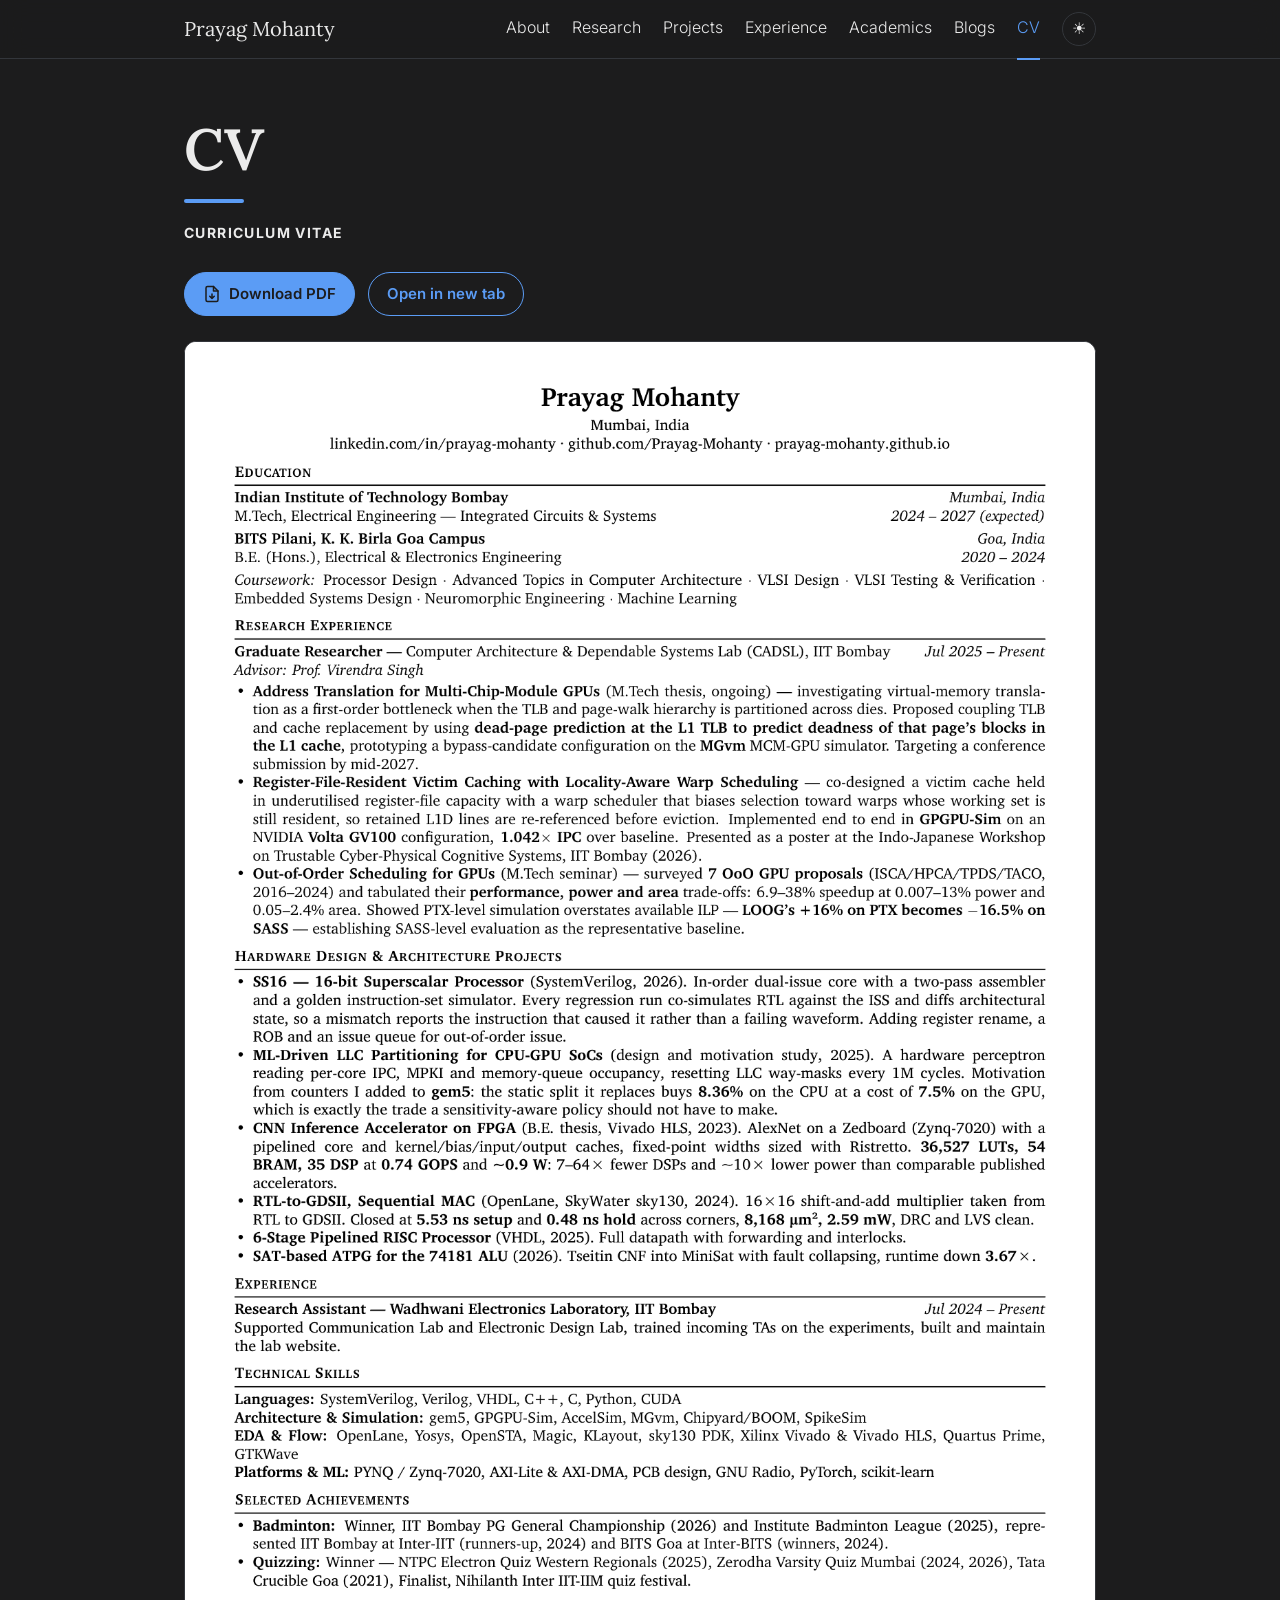
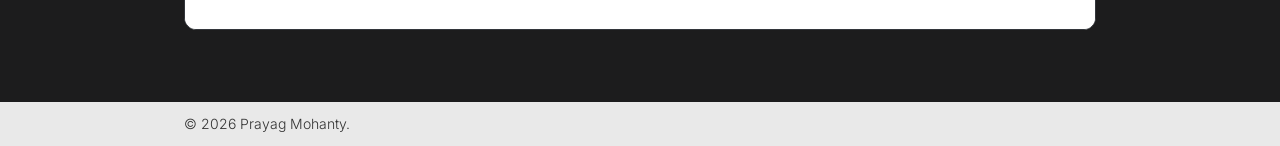
<file: cv.html>
<!doctype html>
<html lang="en">
<head>
<meta charset="utf-8">
<meta name="viewport" content="width=device-width, initial-scale=1">
<title>CV · Prayag Mohanty</title>
<meta name="description" content="Prayag Mohanty is an M.Tech student at IIT Bombay researching GPU architecture, memory systems and VLSI. Research, projects, CV and blogs.">
<meta name="author" content="Prayag Mohanty">
<meta name="google-site-verification" content="uwPPnk4GYmxsu8mS6GWtbcmdCKl9_TvqakevJN1ojJI">
<link rel="canonical" href="https://prayag-mohanty.github.io/cv.html">
<meta property="og:type" content="website">
<meta property="og:site_name" content="Prayag Mohanty">
<meta property="og:title" content="CV · Prayag Mohanty">
<meta property="og:description" content="Prayag Mohanty is an M.Tech student at IIT Bombay researching GPU architecture, memory systems and VLSI. Research, projects, CV and blogs.">
<meta property="og:url" content="https://prayag-mohanty.github.io/cv.html">
<meta property="og:image" content="https://prayag-mohanty.github.io/photo.jpg">
<meta name="twitter:card" content="summary">
<link rel="icon" href="favicon.ico" sizes="any">
<link rel="icon" type="image/png" sizes="32x32" href="favicon-32.png">
<link rel="apple-touch-icon" href="apple-touch-icon.png">
<meta name="theme-color" content="#1c1c1d">

<link rel="preconnect" href="https://fonts.googleapis.com"><link rel="preconnect" href="https://fonts.gstatic.com" crossorigin><link href="https://fonts.googleapis.com/css2?family=Inter:wght@300;400;600;700&amp;family=Lora:wght@500;600&amp;display=swap" rel="stylesheet">
<style>:root{--ease:cubic-bezier(.22,.61,.36,1);--bg:#1c1c1d;--nav:#1c1c1d;--fg:#ebebeb;--muted:#9aa1a9;--line:#33363b;--card:#22262d;--accent:#5b9cf5;--foot:#e9e9e9;--footfg:#333}
:root[data-theme=light]{--bg:#fafaf9;--nav:#fafaf9;--fg:#1f2328;--muted:#656d76;--line:#e1e4e8;--card:#fff;--accent:#2563eb;--foot:#ececec;--footfg:#333}
*{box-sizing:border-box}
html{scroll-behavior:smooth}
body{margin:0;background:var(--bg);color:var(--fg);font:300 17px/1.7 "Inter",-apple-system,"Segoe UI",sans-serif;-webkit-font-smoothing:antialiased;-moz-osx-font-smoothing:grayscale;min-height:100vh;display:flex;flex-direction:column}
a{color:var(--accent);text-decoration:none}
a:hover{text-decoration:underline}
.wrap{max-width:960px;margin:0 auto;padding:0 24px;width:100%}
header.nav{position:sticky;top:0;z-index:10;background:color-mix(in srgb,var(--nav) 72%,transparent);-webkit-backdrop-filter:blur(14px) saturate(160%);backdrop-filter:blur(14px) saturate(160%);border-bottom:1px solid var(--line)}
header.nav .wrap{display:flex;justify-content:space-between;align-items:center;height:58px}
.brand{font-family:"Lora",Georgia,serif;font-size:20px;color:var(--fg)}
.brand:hover{text-decoration:none}
nav{display:flex;gap:22px;align-items:center}
nav a{color:var(--fg);font-size:16px;padding:16px 0;border-bottom:2px solid transparent;transition:color .3s var(--ease),border-color .3s var(--ease)}
nav a:hover{color:var(--accent);text-decoration:none}
nav a.on{color:var(--accent);border-bottom-color:var(--accent)}
#theme{background:none;border:1px solid var(--line);border-radius:50%;width:34px;height:34px;color:var(--fg);font-size:16px;line-height:1;cursor:pointer}
#theme:hover{border-color:var(--accent);color:var(--accent)}
main{flex:1;padding:56px 0 72px}
.card{box-shadow:0 1px 2px rgba(0,0,0,.08)}
h1,h2,h3{font-family:"Lora",Georgia,serif;font-weight:600;line-height:1.2}
h1{font-size:clamp(38px,7vw,58px);margin:0 0 6px}
h1::after{content:"";display:block;width:60px;height:4px;background:var(--accent);border-radius:2px;margin-top:14px}
.sub{font-size:14px;font-weight:700;letter-spacing:.1em;text-transform:uppercase;margin:18px 0 28px}
h2{font-size:30px;margin:48px 0 18px}
h3{font-size:19px;margin:0 0 6px}
.about{display:grid;grid-template-columns:1fr 280px;gap:36px;align-items:start}
.side{text-align:center;font-size:14px}
.photo{display:block;width:100%;height:auto;aspect-ratio:1;object-fit:cover;border-radius:10px;margin-bottom:10px}
.pills{display:flex;gap:8px;justify-content:center;flex-wrap:wrap;margin-top:12px}
.pill{border:1px solid var(--accent);border-radius:999px;padding:5px 14px;font-size:14px;font-weight:600}
.pill:hover{background:var(--accent);color:var(--bg);text-decoration:none}
.cards{display:grid;grid-template-columns:repeat(auto-fit,minmax(220px,1fr));gap:16px}
.card{display:block;background:var(--card);border:1px solid var(--line);border-radius:12px;padding:18px 20px;color:var(--fg)}
a.card:hover{text-decoration:none;border-color:var(--accent);transform:translateY(-3px);box-shadow:0 10px 24px rgba(0,0,0,.18)}
.card{transition:transform .45s var(--ease),border-color .45s var(--ease),box-shadow .45s var(--ease)}
.card p{color:var(--muted);font-size:15px;margin:4px 0 0}
.icon{width:38px;height:38px;border-radius:10px;background:color-mix(in srgb,var(--accent) 16%,transparent);color:var(--accent);display:flex;align-items:center;justify-content:center;margin-bottom:14px}
.icon svg{width:20px;height:20px}
.tags{display:flex;gap:6px;flex-wrap:wrap;margin-top:10px}
.tags span{font-size:12px;border:1px solid var(--line);border-radius:999px;padding:1px 10px;color:var(--muted)}
.list{list-style:none;padding:0;margin:0}
.list li{border-bottom:1px solid var(--line);padding:12px 0 12px 18px;position:relative}
.list li::before{content:"▸";position:absolute;left:0;color:var(--accent);font-size:12px;top:17px}
.list small{display:block;color:var(--muted);font-size:14px}
.news{list-style:none;padding:0;margin:0}
.news li{display:grid;grid-template-columns:110px 1fr;gap:12px;padding:12px 14px;border-radius:12px;border-bottom:1px solid var(--line)}
.news li:hover{background:var(--card)}
.date{color:var(--accent);font-size:12px;font-weight:700;letter-spacing:.06em;text-transform:uppercase;padding-top:4px}
.tl{border-left:3px solid var(--accent);border-radius:12px 12px 12px 12px}
.year{display:inline-block;font-size:12px;font-weight:700;color:var(--accent);background:color-mix(in srgb,var(--accent) 14%,transparent);border-radius:999px;padding:1px 12px;margin-bottom:8px}
.code{color:var(--accent);font-weight:600}
.cols{display:grid;grid-template-columns:repeat(auto-fit,minmax(300px,1fr));gap:12px}
.cols .card{padding:12px 16px;font-size:16px}
.lead{color:var(--muted)}
.social{display:flex;gap:12px;justify-content:center;flex-wrap:wrap;margin-top:44px}
footer{background:var(--foot);color:var(--footfg);font-size:14px;padding:10px 0}
.actions{display:flex;align-items:center;gap:22px}
#burger{display:none;background:none;border:1px solid var(--line);border-radius:8px;width:38px;height:34px;color:var(--fg);font-size:18px;line-height:1;cursor:pointer}
@media(max-width:760px){.about{grid-template-columns:1fr}.news li{grid-template-columns:1fr;gap:0}
.actions{gap:10px}
#burger{display:block}
nav{display:none;position:absolute;top:58px;left:0;right:0;flex-direction:column;align-items:stretch;gap:0;background:color-mix(in srgb,var(--nav) 85%,transparent);-webkit-backdrop-filter:blur(14px) saturate(160%);backdrop-filter:blur(14px) saturate(160%);border-bottom:1px solid var(--line);padding:6px 24px 12px}
nav{display:flex;opacity:0;transform:translateY(-8px);visibility:hidden;pointer-events:none;transition:opacity .3s var(--ease),transform .3s var(--ease),visibility 0s .3s}
nav.open{opacity:1;transform:none;visibility:visible;pointer-events:auto;transition:opacity .3s var(--ease),transform .3s var(--ease)}
nav a{padding:12px 0;border-bottom:1px solid var(--line);font-size:17px}
nav a:last-child{border-bottom:0}
nav a.on{border-bottom-color:var(--line)}
.side{max-width:320px;margin:0 auto}}
.plinks{display:flex;gap:16px;margin-top:12px;font-size:14px;font-weight:600}
.card h3 a{color:inherit}
.post{padding:0;overflow:hidden}
.post .thumb{display:block;width:100%;aspect-ratio:16/9;object-fit:cover}
.post .year,.post h3,.post p{margin-left:20px;margin-right:20px}
.post .year{margin-top:16px}
.post p{margin-bottom:18px}
.ico{display:inline-flex;align-items:center;justify-content:center;width:36px;height:36px;color:var(--fg);transition:color .35s var(--ease),transform .35s var(--ease)}
.ico svg{width:24px;height:24px}
.ico:hover{color:var(--accent);transform:translateY(-2px)}
.ico.sm{width:28px;height:28px}
.ico.sm svg{width:20px;height:20px}
.pills{gap:12px}
.social{gap:16px}
.social .ico{width:44px;height:44px}
.social .ico svg{width:28px;height:28px}
.plinks{gap:10px}
a.ref{color:var(--accent);text-decoration:none}
a.ref:hover{text-decoration:underline;text-underline-offset:3px}
.btn{display:inline-flex;align-items:center;gap:8px;min-height:42px;vertical-align:middle;background:var(--accent);color:var(--bg);border:1px solid var(--accent);border-radius:999px;padding:8px 18px;font-weight:600;font-size:15px;margin:0 8px 8px 0}
.btn svg{width:18px;height:18px}
.btn:hover{text-decoration:none;opacity:.88}
.btn.ghost{background:none;color:var(--accent)}
.cvbox{margin-top:16px;border:1px solid var(--line);border-radius:12px;overflow:hidden;background:#fff}
.cvbox iframe{display:block;width:100%;height:82vh;border:0}
.cvbox img{display:block;width:100%;height:auto}
[hidden]{display:none!important}
strong,b{font-weight:600}
html{scroll-behavior:smooth}
body{transition:background-color .4s var(--ease),color .4s var(--ease)}
a,.pill,.btn,#theme,#burger{transition:color .3s var(--ease),background-color .3s var(--ease),border-color .3s var(--ease),opacity .3s var(--ease),transform .3s var(--ease)}
.progress{position:absolute;left:0;right:0;bottom:-1px;height:2px;background:var(--accent);transform:scaleX(0);transform-origin:0 50%;will-change:transform;pointer-events:none}
header.nav{transition:background-color .4s var(--ease)}
main{animation:enter .6s var(--ease) both}
@keyframes enter{from{opacity:0;transform:translateY(8px)}to{opacity:1;transform:none}}
.reveal{opacity:0;transform:translateY(16px);transition:opacity .7s var(--ease),transform .7s var(--ease)}
.reveal.in{opacity:1;transform:none}
@media(prefers-reduced-motion:reduce){*,*::before,*::after{animation:none!important;transition:none!important;scroll-behavior:auto!important}.reveal{opacity:1;transform:none}}
</style>
<script>try{var t=localStorage.getItem('theme');if(t)document.documentElement.dataset.theme=t}catch(e){}</script>
</head>
<body>
<header class="nav"><div class="progress" aria-hidden="true"></div><div class="wrap"><a class="brand" href="index.html">Prayag Mohanty</a><div class="actions"><nav id="menu"><a href="index.html">About</a><a href="research.html">Research</a><a href="projects.html">Projects</a><a href="experience.html">Experience</a><a href="academics.html">Academics</a><a href="blog.html">Blogs</a><a href="cv.html" class=on>CV</a></nav><button id="theme" aria-label="Toggle theme" title="Toggle theme">☀</button><button id="burger" aria-label="Open menu" aria-expanded="false" aria-controls="menu">☰</button></div></div></header>
<main><div class="wrap">

<h1>CV</h1><p class="sub">Curriculum vitae</p>
<p><a class="btn" href="cv.pdf" download="Prayag_Mohanty_CV.pdf"><svg viewBox="0 0 24 24" fill="none" stroke="currentColor" stroke-width="2" stroke-linecap="round" stroke-linejoin="round" aria-hidden="true"><path d="M14 2H6a2 2 0 0 0-2 2v16a2 2 0 0 0 2 2h12a2 2 0 0 0 2-2V8z"/><path d="M14 2v6h6M12 18v-6M9 15l3 3 3-3"/></svg> Download PDF</a> <a class="btn ghost" href="cv.pdf" target="_blank" rel="noopener">Open in new tab</a></p>
<div class="cvbox">
<iframe id="cvframe" src="cv.pdf#view=FitH" title="Prayag Mohanty CV" hidden></iframe>
<a id="cvimg" href="cv.pdf"><img src="cv.png" alt="Prayag Mohanty CV" width="1323" height="1871" loading="lazy"></a>
</div>
<script>if(navigator.pdfViewerEnabled&&matchMedia('(min-width:761px)').matches){document.getElementById('cvframe').hidden=false;document.getElementById('cvimg').hidden=true}</script>

</div></main>
<footer><div class="wrap">© <span id="year"></span> Prayag Mohanty.</div></footer>
<script>document.getElementById('year').textContent = new Date().getFullYear();
const root = document.documentElement;
const btn = document.getElementById('theme');
const paint = () => { btn.textContent = root.dataset.theme === 'light' ? '☾' : '☀'; };
paint();
btn.addEventListener('click', () => {
  root.dataset.theme = root.dataset.theme === 'light' ? 'dark' : 'light';
  try { localStorage.setItem('theme', root.dataset.theme); } catch (e) {}
  paint();
});
const burger = document.getElementById('burger');
const menu = document.getElementById('menu');
burger.addEventListener('click', () => {
  const open = menu.classList.toggle('open');
  burger.setAttribute('aria-expanded', open);
  burger.textContent = open ? '✕' : '☰';
});
const bar = document.querySelector('.progress');
let ticking = false;
const progress = () => {
  const max = document.documentElement.scrollHeight - innerHeight;
  bar.style.transform = `scaleX(${max > 0 ? Math.min(scrollY / max, 1) : 0})`;
  ticking = false;
};
addEventListener('scroll', () => { if (!ticking) { ticking = true; requestAnimationFrame(progress); } }, { passive: true });
addEventListener('resize', progress);
progress();
// Fade content in as it scrolls into view; anything already on screen shows immediately.
if ('IntersectionObserver' in window && !matchMedia('(prefers-reduced-motion: reduce)').matches) {
  const io = new IntersectionObserver(entries => entries.forEach(e => {
    if (e.isIntersecting) { e.target.classList.add('in'); io.unobserve(e.target); }
  }), { rootMargin: '0px 0px -8% 0px' });
  const watch = el => {
    if (el.getBoundingClientRect().top < innerHeight) return;
    el.classList.add('reveal');
    io.observe(el);
  };
  document.querySelectorAll('main h2, .card, .news li, .list li').forEach(watch);
  // Blog posts arrive after load
  const posts = document.getElementById('posts');
  if (posts) new MutationObserver(() => posts.querySelectorAll('.card:not(.reveal)').forEach(watch)).observe(posts, { childList: true });
}
// Email links carry the address encoded and are only completed on interaction, so scrapers reading the HTML see no address.
document.querySelectorAll('.js-mail').forEach(a => {
  const reveal = () => {
    if (a.dataset.done) return;
    const dec = s => atob(s).split('').reverse().join('');
    a.href = 'mailto:' + dec(a.dataset.u) + String.fromCharCode(64) + dec(a.dataset.d);
    a.dataset.done = 1;
  };
  ['pointerenter', 'focus', 'touchstart'].forEach(ev => a.addEventListener(ev, reveal, { once: true, passive: true }));
  a.addEventListener('click', reveal);
});
</script>
</body>
</html>
</file>
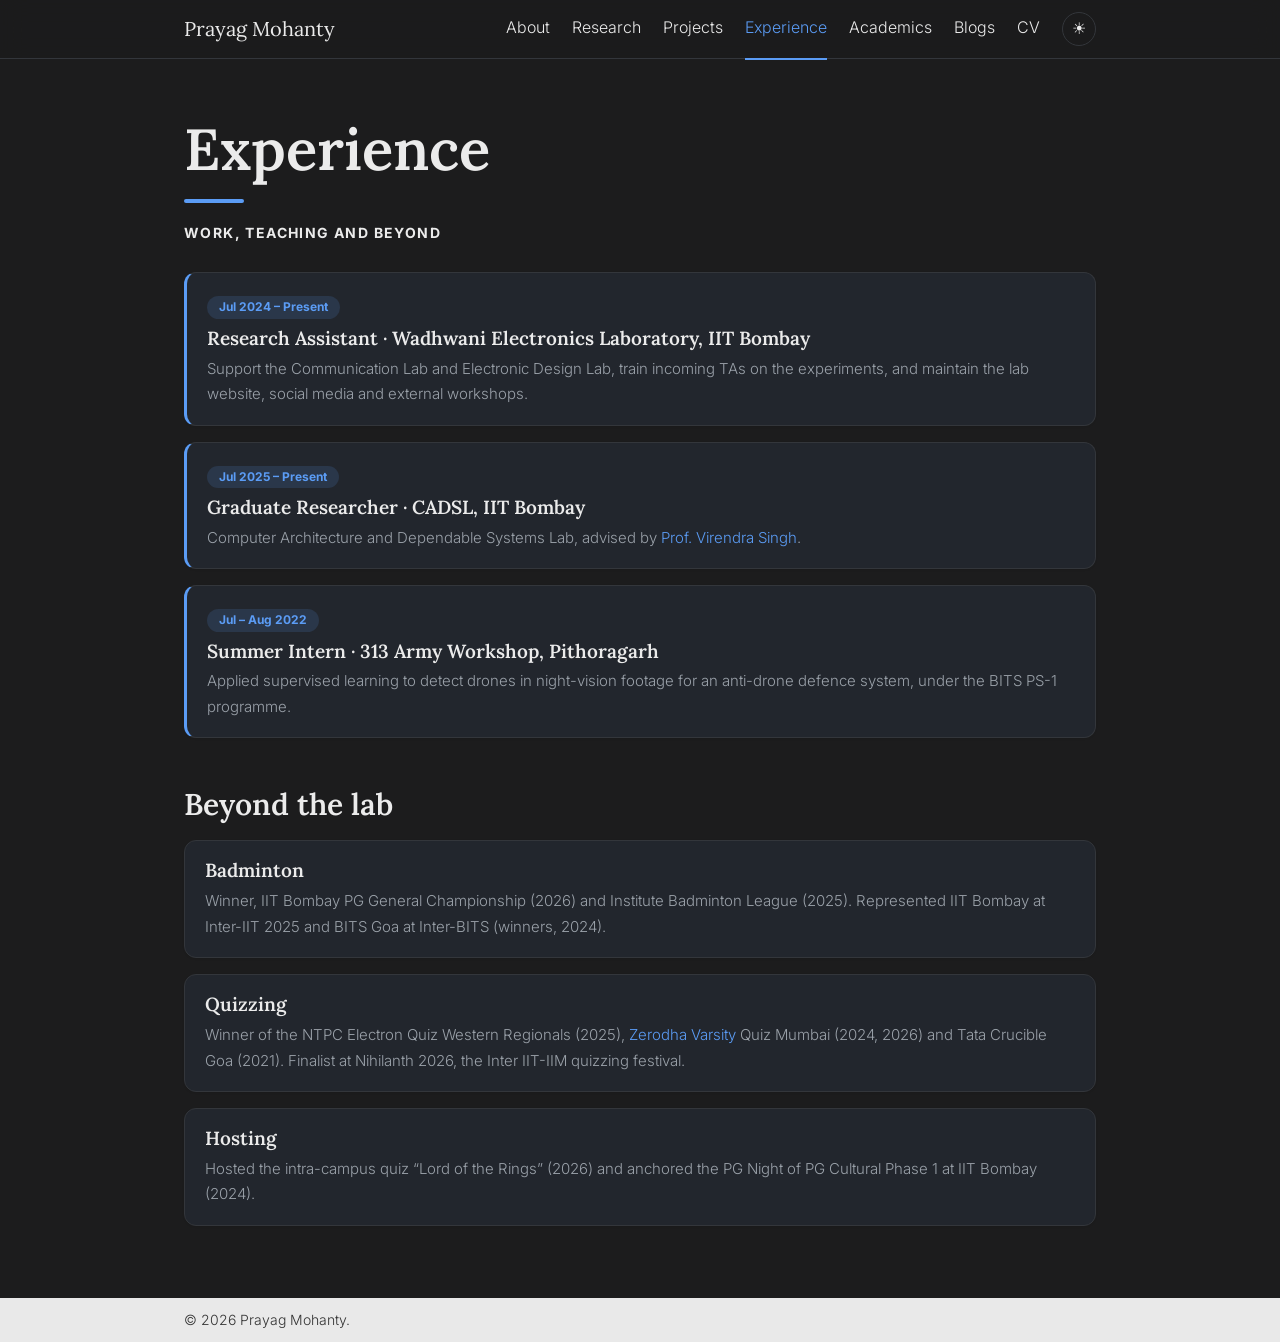
<file: experience.html>
<!doctype html>
<html lang="en">
<head>
<meta charset="utf-8">
<meta name="viewport" content="width=device-width, initial-scale=1">
<title>Experience · Prayag Mohanty</title>
<meta name="description" content="Prayag Mohanty is an M.Tech student at IIT Bombay researching GPU architecture, memory systems and VLSI. Research, projects, CV and blogs.">
<meta name="author" content="Prayag Mohanty">
<meta name="google-site-verification" content="uwPPnk4GYmxsu8mS6GWtbcmdCKl9_TvqakevJN1ojJI">
<link rel="canonical" href="https://prayag-mohanty.github.io/experience.html">
<meta property="og:type" content="website">
<meta property="og:site_name" content="Prayag Mohanty">
<meta property="og:title" content="Experience · Prayag Mohanty">
<meta property="og:description" content="Prayag Mohanty is an M.Tech student at IIT Bombay researching GPU architecture, memory systems and VLSI. Research, projects, CV and blogs.">
<meta property="og:url" content="https://prayag-mohanty.github.io/experience.html">
<meta property="og:image" content="https://prayag-mohanty.github.io/photo.jpg">
<meta name="twitter:card" content="summary">
<link rel="icon" href="favicon.ico" sizes="any">
<link rel="icon" type="image/png" sizes="32x32" href="favicon-32.png">
<link rel="apple-touch-icon" href="apple-touch-icon.png">
<meta name="theme-color" content="#1c1c1d">

<link rel="preconnect" href="https://fonts.googleapis.com"><link rel="preconnect" href="https://fonts.gstatic.com" crossorigin><link href="https://fonts.googleapis.com/css2?family=Inter:wght@300;400;600;700&amp;family=Lora:wght@500;600&amp;display=swap" rel="stylesheet">
<style>:root{--ease:cubic-bezier(.22,.61,.36,1);--bg:#1c1c1d;--nav:#1c1c1d;--fg:#ebebeb;--muted:#9aa1a9;--line:#33363b;--card:#22262d;--accent:#5b9cf5;--foot:#e9e9e9;--footfg:#333}
:root[data-theme=light]{--bg:#fafaf9;--nav:#fafaf9;--fg:#1f2328;--muted:#656d76;--line:#e1e4e8;--card:#fff;--accent:#2563eb;--foot:#ececec;--footfg:#333}
*{box-sizing:border-box}
html{scroll-behavior:smooth}
body{margin:0;background:var(--bg);color:var(--fg);font:300 17px/1.7 "Inter",-apple-system,"Segoe UI",sans-serif;-webkit-font-smoothing:antialiased;-moz-osx-font-smoothing:grayscale;min-height:100vh;display:flex;flex-direction:column}
a{color:var(--accent);text-decoration:none}
a:hover{text-decoration:underline}
.wrap{max-width:960px;margin:0 auto;padding:0 24px;width:100%}
header.nav{position:sticky;top:0;z-index:10;background:color-mix(in srgb,var(--nav) 72%,transparent);-webkit-backdrop-filter:blur(14px) saturate(160%);backdrop-filter:blur(14px) saturate(160%);border-bottom:1px solid var(--line)}
header.nav .wrap{display:flex;justify-content:space-between;align-items:center;height:58px}
.brand{font-family:"Lora",Georgia,serif;font-size:20px;color:var(--fg)}
.brand:hover{text-decoration:none}
nav{display:flex;gap:22px;align-items:center}
nav a{color:var(--fg);font-size:16px;padding:16px 0;border-bottom:2px solid transparent;transition:color .3s var(--ease),border-color .3s var(--ease)}
nav a:hover{color:var(--accent);text-decoration:none}
nav a.on{color:var(--accent);border-bottom-color:var(--accent)}
#theme{background:none;border:1px solid var(--line);border-radius:50%;width:34px;height:34px;color:var(--fg);font-size:16px;line-height:1;cursor:pointer}
#theme:hover{border-color:var(--accent);color:var(--accent)}
main{flex:1;padding:56px 0 72px}
.card{box-shadow:0 1px 2px rgba(0,0,0,.08)}
h1,h2,h3{font-family:"Lora",Georgia,serif;font-weight:600;line-height:1.2}
h1{font-size:clamp(38px,7vw,58px);margin:0 0 6px}
h1::after{content:"";display:block;width:60px;height:4px;background:var(--accent);border-radius:2px;margin-top:14px}
.sub{font-size:14px;font-weight:700;letter-spacing:.1em;text-transform:uppercase;margin:18px 0 28px}
h2{font-size:30px;margin:48px 0 18px}
h3{font-size:19px;margin:0 0 6px}
.about{display:grid;grid-template-columns:1fr 280px;gap:36px;align-items:start}
.side{text-align:center;font-size:14px}
.photo{display:block;width:100%;height:auto;aspect-ratio:1;object-fit:cover;border-radius:10px;margin-bottom:10px}
.pills{display:flex;gap:8px;justify-content:center;flex-wrap:wrap;margin-top:12px}
.pill{border:1px solid var(--accent);border-radius:999px;padding:5px 14px;font-size:14px;font-weight:600}
.pill:hover{background:var(--accent);color:var(--bg);text-decoration:none}
.cards{display:grid;grid-template-columns:repeat(auto-fit,minmax(220px,1fr));gap:16px}
.card{display:block;background:var(--card);border:1px solid var(--line);border-radius:12px;padding:18px 20px;color:var(--fg)}
a.card:hover{text-decoration:none;border-color:var(--accent);transform:translateY(-3px);box-shadow:0 10px 24px rgba(0,0,0,.18)}
.card{transition:transform .45s var(--ease),border-color .45s var(--ease),box-shadow .45s var(--ease)}
.card p{color:var(--muted);font-size:15px;margin:4px 0 0}
.icon{width:38px;height:38px;border-radius:10px;background:color-mix(in srgb,var(--accent) 16%,transparent);color:var(--accent);display:flex;align-items:center;justify-content:center;margin-bottom:14px}
.icon svg{width:20px;height:20px}
.tags{display:flex;gap:6px;flex-wrap:wrap;margin-top:10px}
.tags span{font-size:12px;border:1px solid var(--line);border-radius:999px;padding:1px 10px;color:var(--muted)}
.list{list-style:none;padding:0;margin:0}
.list li{border-bottom:1px solid var(--line);padding:12px 0 12px 18px;position:relative}
.list li::before{content:"▸";position:absolute;left:0;color:var(--accent);font-size:12px;top:17px}
.list small{display:block;color:var(--muted);font-size:14px}
.news{list-style:none;padding:0;margin:0}
.news li{display:grid;grid-template-columns:110px 1fr;gap:12px;padding:12px 14px;border-radius:12px;border-bottom:1px solid var(--line)}
.news li:hover{background:var(--card)}
.date{color:var(--accent);font-size:12px;font-weight:700;letter-spacing:.06em;text-transform:uppercase;padding-top:4px}
.tl{border-left:3px solid var(--accent);border-radius:12px 12px 12px 12px}
.year{display:inline-block;font-size:12px;font-weight:700;color:var(--accent);background:color-mix(in srgb,var(--accent) 14%,transparent);border-radius:999px;padding:1px 12px;margin-bottom:8px}
.code{color:var(--accent);font-weight:600}
.cols{display:grid;grid-template-columns:repeat(auto-fit,minmax(300px,1fr));gap:12px}
.cols .card{padding:12px 16px;font-size:16px}
.lead{color:var(--muted)}
.social{display:flex;gap:12px;justify-content:center;flex-wrap:wrap;margin-top:44px}
footer{background:var(--foot);color:var(--footfg);font-size:14px;padding:10px 0}
.actions{display:flex;align-items:center;gap:22px}
#burger{display:none;background:none;border:1px solid var(--line);border-radius:8px;width:38px;height:34px;color:var(--fg);font-size:18px;line-height:1;cursor:pointer}
@media(max-width:760px){.about{grid-template-columns:1fr}.news li{grid-template-columns:1fr;gap:0}
.actions{gap:10px}
#burger{display:block}
nav{display:none;position:absolute;top:58px;left:0;right:0;flex-direction:column;align-items:stretch;gap:0;background:color-mix(in srgb,var(--nav) 85%,transparent);-webkit-backdrop-filter:blur(14px) saturate(160%);backdrop-filter:blur(14px) saturate(160%);border-bottom:1px solid var(--line);padding:6px 24px 12px}
nav{display:flex;opacity:0;transform:translateY(-8px);visibility:hidden;pointer-events:none;transition:opacity .3s var(--ease),transform .3s var(--ease),visibility 0s .3s}
nav.open{opacity:1;transform:none;visibility:visible;pointer-events:auto;transition:opacity .3s var(--ease),transform .3s var(--ease)}
nav a{padding:12px 0;border-bottom:1px solid var(--line);font-size:17px}
nav a:last-child{border-bottom:0}
nav a.on{border-bottom-color:var(--line)}
.side{max-width:320px;margin:0 auto}}
.plinks{display:flex;gap:16px;margin-top:12px;font-size:14px;font-weight:600}
.card h3 a{color:inherit}
.post{padding:0;overflow:hidden}
.post .thumb{display:block;width:100%;aspect-ratio:16/9;object-fit:cover}
.post .year,.post h3,.post p{margin-left:20px;margin-right:20px}
.post .year{margin-top:16px}
.post p{margin-bottom:18px}
.ico{display:inline-flex;align-items:center;justify-content:center;width:36px;height:36px;color:var(--fg);transition:color .35s var(--ease),transform .35s var(--ease)}
.ico svg{width:24px;height:24px}
.ico:hover{color:var(--accent);transform:translateY(-2px)}
.ico.sm{width:28px;height:28px}
.ico.sm svg{width:20px;height:20px}
.pills{gap:12px}
.social{gap:16px}
.social .ico{width:44px;height:44px}
.social .ico svg{width:28px;height:28px}
.plinks{gap:10px}
a.ref{color:var(--accent);text-decoration:none}
a.ref:hover{text-decoration:underline;text-underline-offset:3px}
.btn{display:inline-flex;align-items:center;gap:8px;min-height:42px;vertical-align:middle;background:var(--accent);color:var(--bg);border:1px solid var(--accent);border-radius:999px;padding:8px 18px;font-weight:600;font-size:15px;margin:0 8px 8px 0}
.btn svg{width:18px;height:18px}
.btn:hover{text-decoration:none;opacity:.88}
.btn.ghost{background:none;color:var(--accent)}
.cvbox{margin-top:16px;border:1px solid var(--line);border-radius:12px;overflow:hidden;background:#fff}
.cvbox iframe{display:block;width:100%;height:82vh;border:0}
.cvbox img{display:block;width:100%;height:auto}
[hidden]{display:none!important}
strong,b{font-weight:600}
html{scroll-behavior:smooth}
body{transition:background-color .4s var(--ease),color .4s var(--ease)}
a,.pill,.btn,#theme,#burger{transition:color .3s var(--ease),background-color .3s var(--ease),border-color .3s var(--ease),opacity .3s var(--ease),transform .3s var(--ease)}
.progress{position:absolute;left:0;right:0;bottom:-1px;height:2px;background:var(--accent);transform:scaleX(0);transform-origin:0 50%;will-change:transform;pointer-events:none}
header.nav{transition:background-color .4s var(--ease)}
main{animation:enter .6s var(--ease) both}
@keyframes enter{from{opacity:0;transform:translateY(8px)}to{opacity:1;transform:none}}
.reveal{opacity:0;transform:translateY(16px);transition:opacity .7s var(--ease),transform .7s var(--ease)}
.reveal.in{opacity:1;transform:none}
@media(prefers-reduced-motion:reduce){*,*::before,*::after{animation:none!important;transition:none!important;scroll-behavior:auto!important}.reveal{opacity:1;transform:none}}
</style>
<script>try{var t=localStorage.getItem('theme');if(t)document.documentElement.dataset.theme=t}catch(e){}</script>
</head>
<body>
<header class="nav"><div class="progress" aria-hidden="true"></div><div class="wrap"><a class="brand" href="index.html">Prayag Mohanty</a><div class="actions"><nav id="menu"><a href="index.html">About</a><a href="research.html">Research</a><a href="projects.html">Projects</a><a href="experience.html" class=on>Experience</a><a href="academics.html">Academics</a><a href="blog.html">Blogs</a><a href="cv.html">CV</a></nav><button id="theme" aria-label="Toggle theme" title="Toggle theme">☀</button><button id="burger" aria-label="Open menu" aria-expanded="false" aria-controls="menu">☰</button></div></div></header>
<main><div class="wrap">

<h1>Experience</h1><p class="sub">Work, teaching and beyond</p>
<div class="cards" style="grid-template-columns:1fr">
<div class="card tl"><span class="year">Jul 2024 – Present</span><h3>Research Assistant · <a class="ref" href="https://www.ee.iitb.ac.in/~wel_iitb">Wadhwani Electronics Laboratory</a>, <a class="ref" href="https://www.iitb.ac.in">IIT Bombay</a></h3><p>Support the Communication Lab and Electronic Design Lab, train incoming TAs on the experiments, and maintain the lab website, social media and external workshops.</p></div>
<div class="card tl"><span class="year">Jul 2025 – Present</span><h3>Graduate Researcher · CADSL, IIT Bombay</h3><p>Computer Architecture and Dependable Systems Lab, advised by <a class="ref" href="https://www.ee.iitb.ac.in/~viren/">Prof. Virendra Singh</a>.</p></div>
<div class="card tl"><span class="year">Jul – Aug 2022</span><h3>Summer Intern · 313 Army Workshop, Pithoragarh</h3><p>Applied supervised learning to detect drones in night-vision footage for an anti-drone defence system, under the BITS PS-1 programme.</p></div>
</div>
<h2>Beyond the lab</h2>
<div class="cards" style="grid-template-columns:1fr">
<div class="card"><h3>Badminton</h3><p>Winner, IIT Bombay PG General Championship (2026) and Institute Badminton League (2025). Represented IIT Bombay at Inter-IIT 2025 and BITS Goa at Inter-BITS (winners, 2024).</p></div>
<div class="card"><h3>Quizzing</h3><p>Winner of the NTPC Electron Quiz Western Regionals (2025), <a class="ref" href="https://zerodha.com/varsity/">Zerodha Varsity</a> Quiz Mumbai (2024, 2026) and Tata Crucible Goa (2021). Finalist at Nihilanth 2026, the Inter IIT-IIM quizzing festival.</p></div>
<div class="card"><h3>Hosting</h3><p>Hosted the intra-campus quiz “Lord of the Rings” (2026) and anchored the PG Night of PG Cultural Phase 1 at IIT Bombay (2024).</p></div>
</div>

</div></main>
<footer><div class="wrap">© <span id="year"></span> Prayag Mohanty.</div></footer>
<script>document.getElementById('year').textContent = new Date().getFullYear();
const root = document.documentElement;
const btn = document.getElementById('theme');
const paint = () => { btn.textContent = root.dataset.theme === 'light' ? '☾' : '☀'; };
paint();
btn.addEventListener('click', () => {
  root.dataset.theme = root.dataset.theme === 'light' ? 'dark' : 'light';
  try { localStorage.setItem('theme', root.dataset.theme); } catch (e) {}
  paint();
});
const burger = document.getElementById('burger');
const menu = document.getElementById('menu');
burger.addEventListener('click', () => {
  const open = menu.classList.toggle('open');
  burger.setAttribute('aria-expanded', open);
  burger.textContent = open ? '✕' : '☰';
});
const bar = document.querySelector('.progress');
let ticking = false;
const progress = () => {
  const max = document.documentElement.scrollHeight - innerHeight;
  bar.style.transform = `scaleX(${max > 0 ? Math.min(scrollY / max, 1) : 0})`;
  ticking = false;
};
addEventListener('scroll', () => { if (!ticking) { ticking = true; requestAnimationFrame(progress); } }, { passive: true });
addEventListener('resize', progress);
progress();
// Fade content in as it scrolls into view; anything already on screen shows immediately.
if ('IntersectionObserver' in window && !matchMedia('(prefers-reduced-motion: reduce)').matches) {
  const io = new IntersectionObserver(entries => entries.forEach(e => {
    if (e.isIntersecting) { e.target.classList.add('in'); io.unobserve(e.target); }
  }), { rootMargin: '0px 0px -8% 0px' });
  const watch = el => {
    if (el.getBoundingClientRect().top < innerHeight) return;
    el.classList.add('reveal');
    io.observe(el);
  };
  document.querySelectorAll('main h2, .card, .news li, .list li').forEach(watch);
  // Blog posts arrive after load
  const posts = document.getElementById('posts');
  if (posts) new MutationObserver(() => posts.querySelectorAll('.card:not(.reveal)').forEach(watch)).observe(posts, { childList: true });
}
// Email links carry the address encoded and are only completed on interaction, so scrapers reading the HTML see no address.
document.querySelectorAll('.js-mail').forEach(a => {
  const reveal = () => {
    if (a.dataset.done) return;
    const dec = s => atob(s).split('').reverse().join('');
    a.href = 'mailto:' + dec(a.dataset.u) + String.fromCharCode(64) + dec(a.dataset.d);
    a.dataset.done = 1;
  };
  ['pointerenter', 'focus', 'touchstart'].forEach(ev => a.addEventListener(ev, reveal, { once: true, passive: true }));
  a.addEventListener('click', reveal);
});
</script>
</body>
</html>
</file>
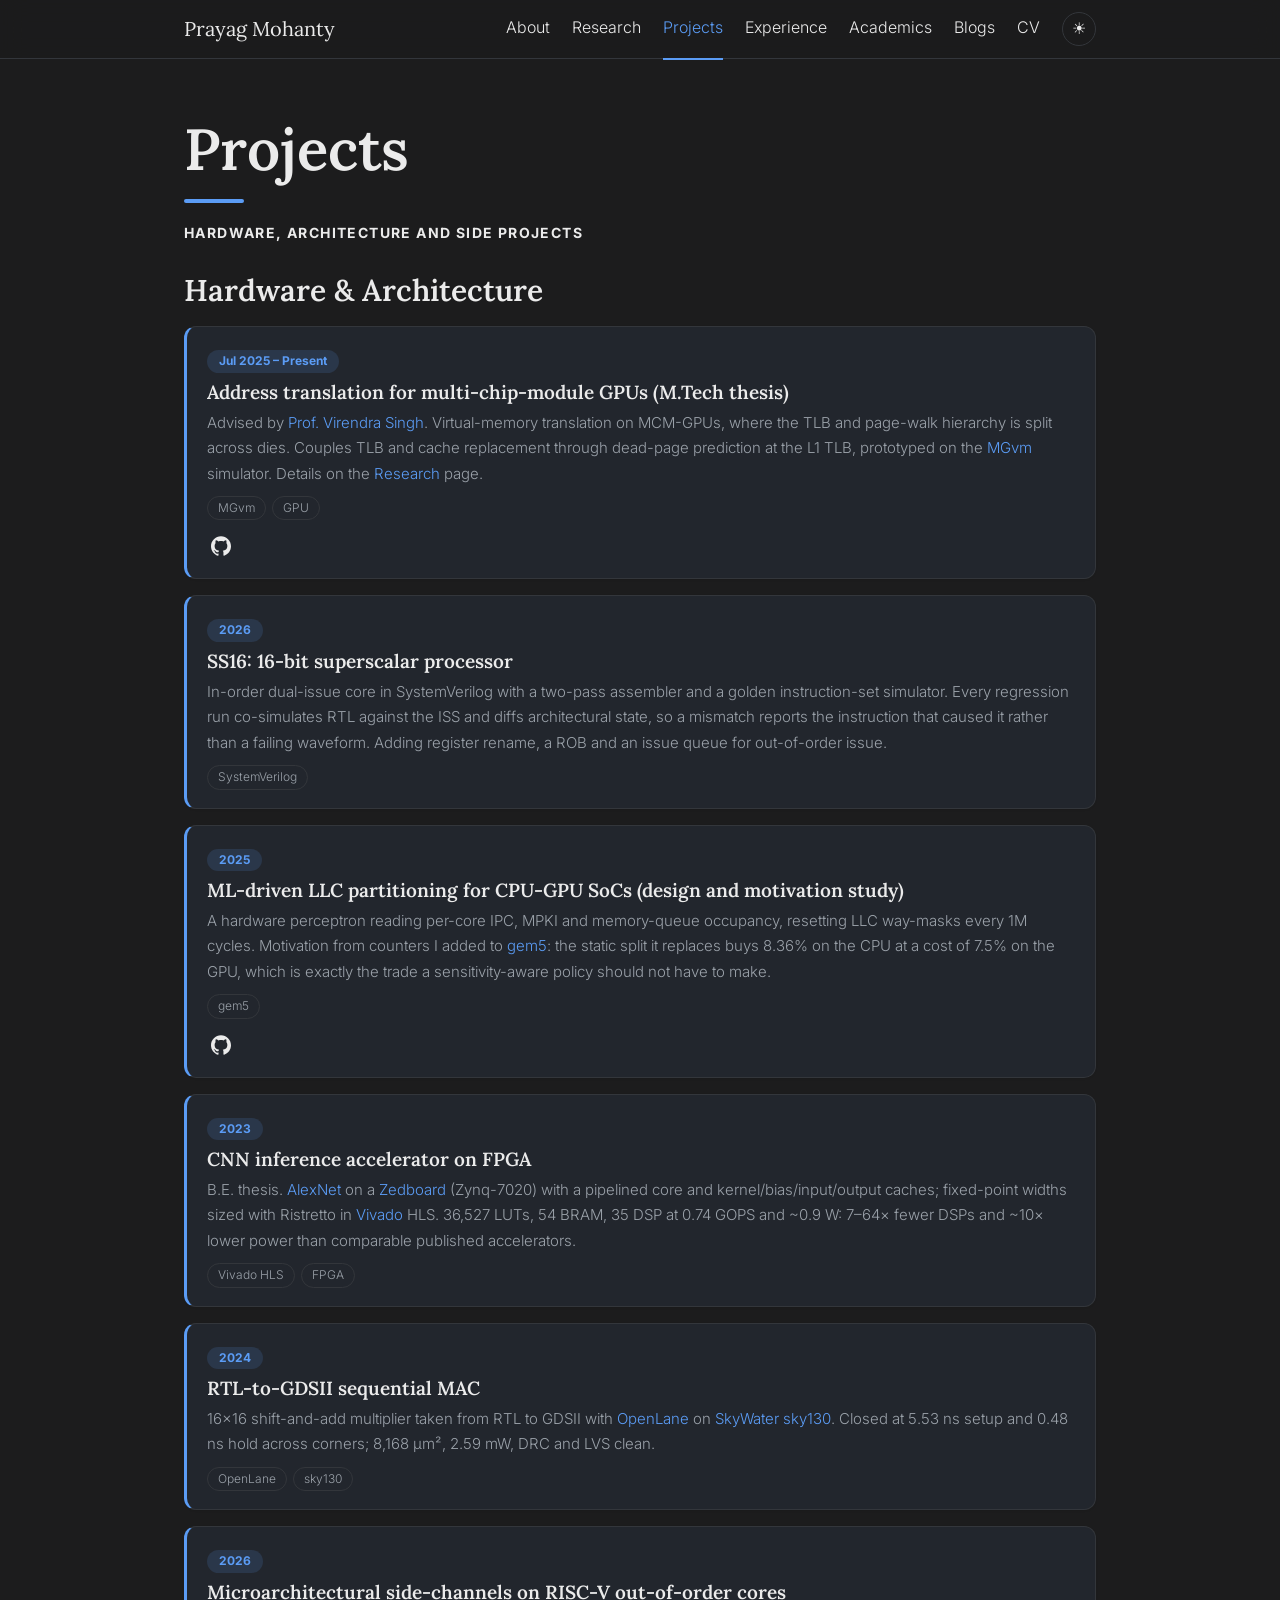
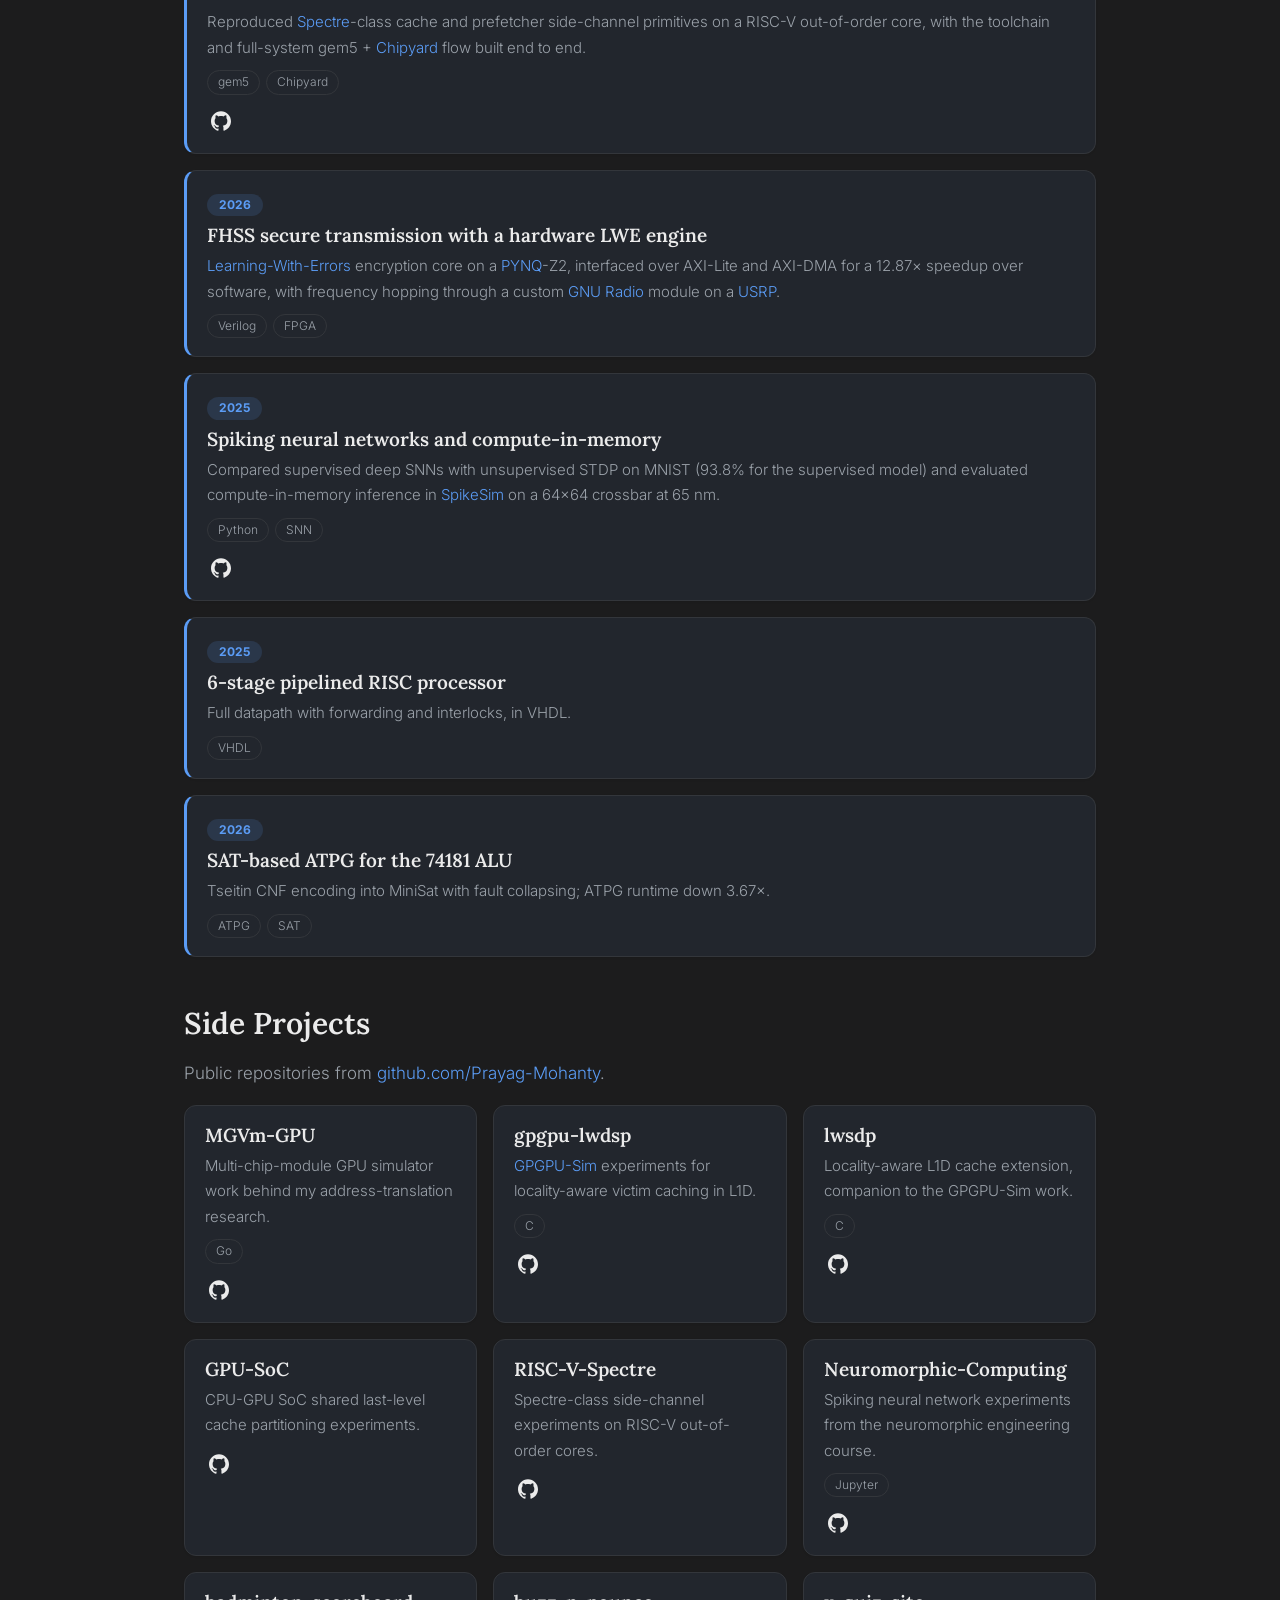
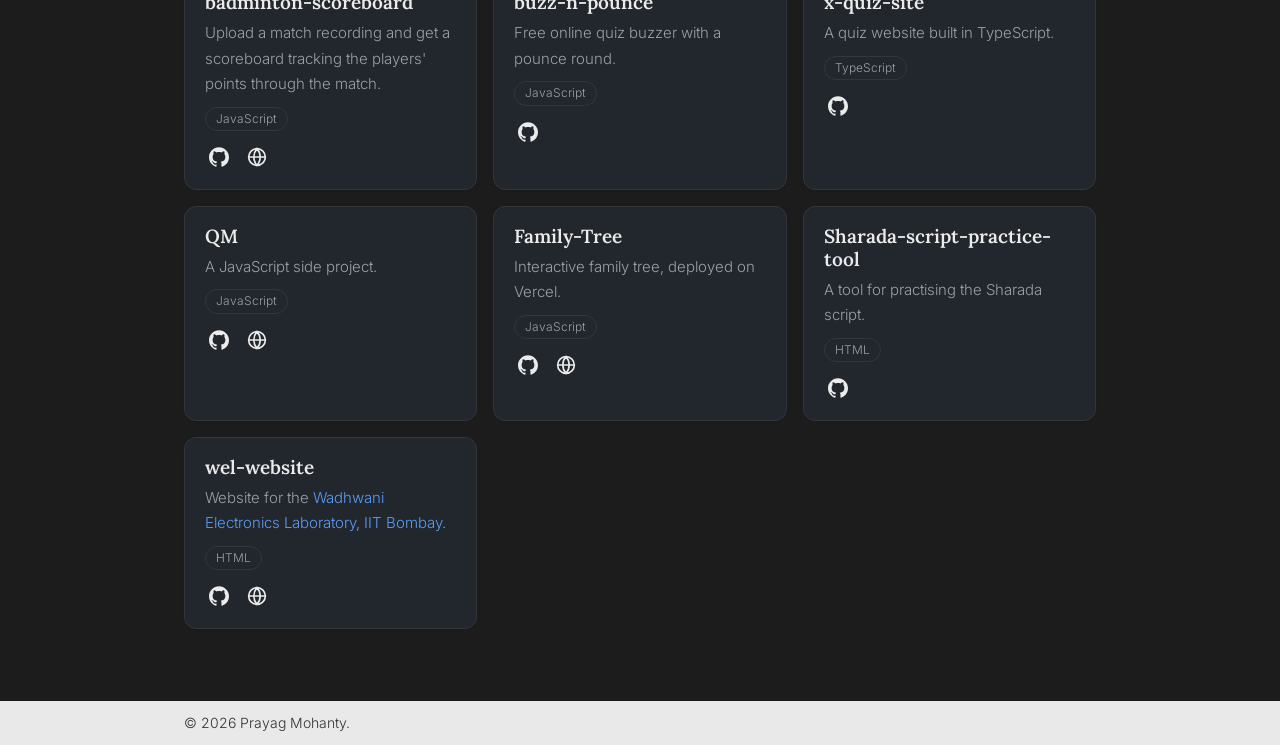
<file: projects.html>
<!doctype html>
<html lang="en">
<head>
<meta charset="utf-8">
<meta name="viewport" content="width=device-width, initial-scale=1">
<title>Projects · Prayag Mohanty</title>
<meta name="description" content="Prayag Mohanty is an M.Tech student at IIT Bombay researching GPU architecture, memory systems and VLSI. Research, projects, CV and blogs.">
<meta name="author" content="Prayag Mohanty">
<meta name="google-site-verification" content="uwPPnk4GYmxsu8mS6GWtbcmdCKl9_TvqakevJN1ojJI">
<link rel="canonical" href="https://prayag-mohanty.github.io/projects.html">
<meta property="og:type" content="website">
<meta property="og:site_name" content="Prayag Mohanty">
<meta property="og:title" content="Projects · Prayag Mohanty">
<meta property="og:description" content="Prayag Mohanty is an M.Tech student at IIT Bombay researching GPU architecture, memory systems and VLSI. Research, projects, CV and blogs.">
<meta property="og:url" content="https://prayag-mohanty.github.io/projects.html">
<meta property="og:image" content="https://prayag-mohanty.github.io/photo.jpg">
<meta name="twitter:card" content="summary">
<link rel="icon" href="favicon.ico" sizes="any">
<link rel="icon" type="image/png" sizes="32x32" href="favicon-32.png">
<link rel="apple-touch-icon" href="apple-touch-icon.png">
<meta name="theme-color" content="#1c1c1d">

<link rel="preconnect" href="https://fonts.googleapis.com"><link rel="preconnect" href="https://fonts.gstatic.com" crossorigin><link href="https://fonts.googleapis.com/css2?family=Inter:wght@300;400;600;700&amp;family=Lora:wght@500;600&amp;display=swap" rel="stylesheet">
<style>:root{--ease:cubic-bezier(.22,.61,.36,1);--bg:#1c1c1d;--nav:#1c1c1d;--fg:#ebebeb;--muted:#9aa1a9;--line:#33363b;--card:#22262d;--accent:#5b9cf5;--foot:#e9e9e9;--footfg:#333}
:root[data-theme=light]{--bg:#fafaf9;--nav:#fafaf9;--fg:#1f2328;--muted:#656d76;--line:#e1e4e8;--card:#fff;--accent:#2563eb;--foot:#ececec;--footfg:#333}
*{box-sizing:border-box}
html{scroll-behavior:smooth}
body{margin:0;background:var(--bg);color:var(--fg);font:300 17px/1.7 "Inter",-apple-system,"Segoe UI",sans-serif;-webkit-font-smoothing:antialiased;-moz-osx-font-smoothing:grayscale;min-height:100vh;display:flex;flex-direction:column}
a{color:var(--accent);text-decoration:none}
a:hover{text-decoration:underline}
.wrap{max-width:960px;margin:0 auto;padding:0 24px;width:100%}
header.nav{position:sticky;top:0;z-index:10;background:color-mix(in srgb,var(--nav) 72%,transparent);-webkit-backdrop-filter:blur(14px) saturate(160%);backdrop-filter:blur(14px) saturate(160%);border-bottom:1px solid var(--line)}
header.nav .wrap{display:flex;justify-content:space-between;align-items:center;height:58px}
.brand{font-family:"Lora",Georgia,serif;font-size:20px;color:var(--fg)}
.brand:hover{text-decoration:none}
nav{display:flex;gap:22px;align-items:center}
nav a{color:var(--fg);font-size:16px;padding:16px 0;border-bottom:2px solid transparent;transition:color .3s var(--ease),border-color .3s var(--ease)}
nav a:hover{color:var(--accent);text-decoration:none}
nav a.on{color:var(--accent);border-bottom-color:var(--accent)}
#theme{background:none;border:1px solid var(--line);border-radius:50%;width:34px;height:34px;color:var(--fg);font-size:16px;line-height:1;cursor:pointer}
#theme:hover{border-color:var(--accent);color:var(--accent)}
main{flex:1;padding:56px 0 72px}
.card{box-shadow:0 1px 2px rgba(0,0,0,.08)}
h1,h2,h3{font-family:"Lora",Georgia,serif;font-weight:600;line-height:1.2}
h1{font-size:clamp(38px,7vw,58px);margin:0 0 6px}
h1::after{content:"";display:block;width:60px;height:4px;background:var(--accent);border-radius:2px;margin-top:14px}
.sub{font-size:14px;font-weight:700;letter-spacing:.1em;text-transform:uppercase;margin:18px 0 28px}
h2{font-size:30px;margin:48px 0 18px}
h3{font-size:19px;margin:0 0 6px}
.about{display:grid;grid-template-columns:1fr 280px;gap:36px;align-items:start}
.side{text-align:center;font-size:14px}
.photo{display:block;width:100%;height:auto;aspect-ratio:1;object-fit:cover;border-radius:10px;margin-bottom:10px}
.pills{display:flex;gap:8px;justify-content:center;flex-wrap:wrap;margin-top:12px}
.pill{border:1px solid var(--accent);border-radius:999px;padding:5px 14px;font-size:14px;font-weight:600}
.pill:hover{background:var(--accent);color:var(--bg);text-decoration:none}
.cards{display:grid;grid-template-columns:repeat(auto-fit,minmax(220px,1fr));gap:16px}
.card{display:block;background:var(--card);border:1px solid var(--line);border-radius:12px;padding:18px 20px;color:var(--fg)}
a.card:hover{text-decoration:none;border-color:var(--accent);transform:translateY(-3px);box-shadow:0 10px 24px rgba(0,0,0,.18)}
.card{transition:transform .45s var(--ease),border-color .45s var(--ease),box-shadow .45s var(--ease)}
.card p{color:var(--muted);font-size:15px;margin:4px 0 0}
.icon{width:38px;height:38px;border-radius:10px;background:color-mix(in srgb,var(--accent) 16%,transparent);color:var(--accent);display:flex;align-items:center;justify-content:center;margin-bottom:14px}
.icon svg{width:20px;height:20px}
.tags{display:flex;gap:6px;flex-wrap:wrap;margin-top:10px}
.tags span{font-size:12px;border:1px solid var(--line);border-radius:999px;padding:1px 10px;color:var(--muted)}
.list{list-style:none;padding:0;margin:0}
.list li{border-bottom:1px solid var(--line);padding:12px 0 12px 18px;position:relative}
.list li::before{content:"▸";position:absolute;left:0;color:var(--accent);font-size:12px;top:17px}
.list small{display:block;color:var(--muted);font-size:14px}
.news{list-style:none;padding:0;margin:0}
.news li{display:grid;grid-template-columns:110px 1fr;gap:12px;padding:12px 14px;border-radius:12px;border-bottom:1px solid var(--line)}
.news li:hover{background:var(--card)}
.date{color:var(--accent);font-size:12px;font-weight:700;letter-spacing:.06em;text-transform:uppercase;padding-top:4px}
.tl{border-left:3px solid var(--accent);border-radius:12px 12px 12px 12px}
.year{display:inline-block;font-size:12px;font-weight:700;color:var(--accent);background:color-mix(in srgb,var(--accent) 14%,transparent);border-radius:999px;padding:1px 12px;margin-bottom:8px}
.code{color:var(--accent);font-weight:600}
.cols{display:grid;grid-template-columns:repeat(auto-fit,minmax(300px,1fr));gap:12px}
.cols .card{padding:12px 16px;font-size:16px}
.lead{color:var(--muted)}
.social{display:flex;gap:12px;justify-content:center;flex-wrap:wrap;margin-top:44px}
footer{background:var(--foot);color:var(--footfg);font-size:14px;padding:10px 0}
.actions{display:flex;align-items:center;gap:22px}
#burger{display:none;background:none;border:1px solid var(--line);border-radius:8px;width:38px;height:34px;color:var(--fg);font-size:18px;line-height:1;cursor:pointer}
@media(max-width:760px){.about{grid-template-columns:1fr}.news li{grid-template-columns:1fr;gap:0}
.actions{gap:10px}
#burger{display:block}
nav{display:none;position:absolute;top:58px;left:0;right:0;flex-direction:column;align-items:stretch;gap:0;background:color-mix(in srgb,var(--nav) 85%,transparent);-webkit-backdrop-filter:blur(14px) saturate(160%);backdrop-filter:blur(14px) saturate(160%);border-bottom:1px solid var(--line);padding:6px 24px 12px}
nav{display:flex;opacity:0;transform:translateY(-8px);visibility:hidden;pointer-events:none;transition:opacity .3s var(--ease),transform .3s var(--ease),visibility 0s .3s}
nav.open{opacity:1;transform:none;visibility:visible;pointer-events:auto;transition:opacity .3s var(--ease),transform .3s var(--ease)}
nav a{padding:12px 0;border-bottom:1px solid var(--line);font-size:17px}
nav a:last-child{border-bottom:0}
nav a.on{border-bottom-color:var(--line)}
.side{max-width:320px;margin:0 auto}}
.plinks{display:flex;gap:16px;margin-top:12px;font-size:14px;font-weight:600}
.card h3 a{color:inherit}
.post{padding:0;overflow:hidden}
.post .thumb{display:block;width:100%;aspect-ratio:16/9;object-fit:cover}
.post .year,.post h3,.post p{margin-left:20px;margin-right:20px}
.post .year{margin-top:16px}
.post p{margin-bottom:18px}
.ico{display:inline-flex;align-items:center;justify-content:center;width:36px;height:36px;color:var(--fg);transition:color .35s var(--ease),transform .35s var(--ease)}
.ico svg{width:24px;height:24px}
.ico:hover{color:var(--accent);transform:translateY(-2px)}
.ico.sm{width:28px;height:28px}
.ico.sm svg{width:20px;height:20px}
.pills{gap:12px}
.social{gap:16px}
.social .ico{width:44px;height:44px}
.social .ico svg{width:28px;height:28px}
.plinks{gap:10px}
a.ref{color:var(--accent);text-decoration:none}
a.ref:hover{text-decoration:underline;text-underline-offset:3px}
.btn{display:inline-flex;align-items:center;gap:8px;min-height:42px;vertical-align:middle;background:var(--accent);color:var(--bg);border:1px solid var(--accent);border-radius:999px;padding:8px 18px;font-weight:600;font-size:15px;margin:0 8px 8px 0}
.btn svg{width:18px;height:18px}
.btn:hover{text-decoration:none;opacity:.88}
.btn.ghost{background:none;color:var(--accent)}
.cvbox{margin-top:16px;border:1px solid var(--line);border-radius:12px;overflow:hidden;background:#fff}
.cvbox iframe{display:block;width:100%;height:82vh;border:0}
.cvbox img{display:block;width:100%;height:auto}
[hidden]{display:none!important}
strong,b{font-weight:600}
html{scroll-behavior:smooth}
body{transition:background-color .4s var(--ease),color .4s var(--ease)}
a,.pill,.btn,#theme,#burger{transition:color .3s var(--ease),background-color .3s var(--ease),border-color .3s var(--ease),opacity .3s var(--ease),transform .3s var(--ease)}
.progress{position:absolute;left:0;right:0;bottom:-1px;height:2px;background:var(--accent);transform:scaleX(0);transform-origin:0 50%;will-change:transform;pointer-events:none}
header.nav{transition:background-color .4s var(--ease)}
main{animation:enter .6s var(--ease) both}
@keyframes enter{from{opacity:0;transform:translateY(8px)}to{opacity:1;transform:none}}
.reveal{opacity:0;transform:translateY(16px);transition:opacity .7s var(--ease),transform .7s var(--ease)}
.reveal.in{opacity:1;transform:none}
@media(prefers-reduced-motion:reduce){*,*::before,*::after{animation:none!important;transition:none!important;scroll-behavior:auto!important}.reveal{opacity:1;transform:none}}
</style>
<script>try{var t=localStorage.getItem('theme');if(t)document.documentElement.dataset.theme=t}catch(e){}</script>
</head>
<body>
<header class="nav"><div class="progress" aria-hidden="true"></div><div class="wrap"><a class="brand" href="index.html">Prayag Mohanty</a><div class="actions"><nav id="menu"><a href="index.html">About</a><a href="research.html">Research</a><a href="projects.html" class=on>Projects</a><a href="experience.html">Experience</a><a href="academics.html">Academics</a><a href="blog.html">Blogs</a><a href="cv.html">CV</a></nav><button id="theme" aria-label="Toggle theme" title="Toggle theme">☀</button><button id="burger" aria-label="Open menu" aria-expanded="false" aria-controls="menu">☰</button></div></div></header>
<main><div class="wrap">

<h1>Projects</h1><p class="sub">Hardware, architecture and side projects</p>
<h2 style="margin-top:0">Hardware &amp; Architecture</h2>
<div class="cards" style="grid-template-columns:1fr"><div class="card tl"><span class="year">Jul 2025 – Present</span><h3>Address translation for multi-chip-module GPUs (M.Tech thesis)</h3><p>Advised by <a class="ref" href="https://www.ee.iitb.ac.in/~viren/">Prof. Virendra Singh</a>. Virtual-memory translation on MCM-GPUs, where the TLB and page-walk hierarchy is split across dies. Couples TLB and cache replacement through dead-page prediction at the L1 TLB, prototyped on the <a class="ref" href="https://github.com/Prayag-Mohanty/MGVm-GPU">MGvm</a> simulator. Details on the <a href="research.html">Research</a> page.</p><div class="tags"><span>MGvm</span><span>GPU</span></div><div class="plinks"><a class="ico sm" href="https://github.com/Prayag-Mohanty/MGVm-GPU" aria-label="GitHub repository" title="GitHub repository"><svg viewBox="0 0 24 24" fill="currentColor" aria-hidden="true"><path d="M12 .297c-6.63 0-12 5.373-12 12 0 5.303 3.438 9.8 8.205 11.385.6.113.82-.258.82-.577 0-.285-.01-1.04-.015-2.04-3.338.724-4.042-1.61-4.042-1.61C4.422 18.07 3.633 17.7 3.633 17.7c-1.087-.744.084-.729.084-.729 1.205.084 1.838 1.236 1.838 1.236 1.07 1.835 2.809 1.305 3.495.998.108-.776.417-1.305.76-1.605-2.665-.3-5.466-1.332-5.466-5.93 0-1.31.465-2.38 1.235-3.22-.135-.303-.54-1.523.105-3.176 0 0 1.005-.322 3.3 1.23.96-.267 1.98-.399 3-.405 1.02.006 2.04.138 3 .405 2.28-1.552 3.285-1.23 3.285-1.23.645 1.653.24 2.873.12 3.176.765.84 1.23 1.91 1.23 3.22 0 4.61-2.805 5.625-5.475 5.92.42.36.81 1.096.81 2.22 0 1.606-.015 2.896-.015 3.286 0 .315.21.69.825.57C20.565 22.092 24 17.592 24 12.297c0-6.627-5.373-12-12-12"/></svg></a></div></div><div class="card tl"><span class="year">2026</span><h3>SS16: 16-bit superscalar processor</h3><p>In-order dual-issue core in SystemVerilog with a two-pass assembler and a golden instruction-set simulator. Every regression run co-simulates RTL against the ISS and diffs architectural state, so a mismatch reports the instruction that caused it rather than a failing waveform. Adding register rename, a ROB and an issue queue for out-of-order issue.</p><div class="tags"><span>SystemVerilog</span></div></div><div class="card tl"><span class="year">2025</span><h3>ML-driven LLC partitioning for CPU-GPU SoCs (design and motivation study)</h3><p>A hardware perceptron reading per-core IPC, MPKI and memory-queue occupancy, resetting LLC way-masks every 1M cycles. Motivation from counters I added to <a class="ref" href="https://www.gem5.org">gem5</a>: the static split it replaces buys 8.36% on the CPU at a cost of 7.5% on the GPU, which is exactly the trade a sensitivity-aware policy should not have to make.</p><div class="tags"><span>gem5</span></div><div class="plinks"><a class="ico sm" href="https://github.com/Prayag-Mohanty/GPU-SoC" aria-label="GitHub repository" title="GitHub repository"><svg viewBox="0 0 24 24" fill="currentColor" aria-hidden="true"><path d="M12 .297c-6.63 0-12 5.373-12 12 0 5.303 3.438 9.8 8.205 11.385.6.113.82-.258.82-.577 0-.285-.01-1.04-.015-2.04-3.338.724-4.042-1.61-4.042-1.61C4.422 18.07 3.633 17.7 3.633 17.7c-1.087-.744.084-.729.084-.729 1.205.084 1.838 1.236 1.838 1.236 1.07 1.835 2.809 1.305 3.495.998.108-.776.417-1.305.76-1.605-2.665-.3-5.466-1.332-5.466-5.93 0-1.31.465-2.38 1.235-3.22-.135-.303-.54-1.523.105-3.176 0 0 1.005-.322 3.3 1.23.96-.267 1.98-.399 3-.405 1.02.006 2.04.138 3 .405 2.28-1.552 3.285-1.23 3.285-1.23.645 1.653.24 2.873.12 3.176.765.84 1.23 1.91 1.23 3.22 0 4.61-2.805 5.625-5.475 5.92.42.36.81 1.096.81 2.22 0 1.606-.015 2.896-.015 3.286 0 .315.21.69.825.57C20.565 22.092 24 17.592 24 12.297c0-6.627-5.373-12-12-12"/></svg></a></div></div><div class="card tl"><span class="year">2023</span><h3>CNN inference accelerator on FPGA</h3><p>B.E. thesis. <a class="ref" href="https://en.wikipedia.org/wiki/AlexNet">AlexNet</a> on a <a class="ref" href="https://digilent.com/reference/programmable-logic/zedboard/start">Zedboard</a> (Zynq-7020) with a pipelined core and kernel/bias/input/output caches; fixed-point widths sized with Ristretto in <a class="ref" href="https://www.xilinx.com/products/design-tools/vivado.html">Vivado</a> HLS. 36,527 LUTs, 54 BRAM, 35 DSP at 0.74 GOPS and ~0.9 W: 7–64× fewer DSPs and ~10× lower power than comparable published accelerators.</p><div class="tags"><span>Vivado HLS</span><span>FPGA</span></div></div><div class="card tl"><span class="year">2024</span><h3>RTL-to-GDSII sequential MAC</h3><p>16×16 shift-and-add multiplier taken from RTL to GDSII with <a class="ref" href="https://github.com/The-OpenROAD-Project/OpenLane">OpenLane</a> on <a class="ref" href="https://github.com/google/skywater-pdk">SkyWater sky130</a>. Closed at 5.53 ns setup and 0.48 ns hold across corners; 8,168 µm², 2.59 mW, DRC and LVS clean.</p><div class="tags"><span>OpenLane</span><span>sky130</span></div></div><div class="card tl"><span class="year">2026</span><h3>Microarchitectural side-channels on <a class="ref" href="https://riscv.org">RISC-V</a> out-of-order cores</h3><p>Reproduced <a class="ref" href="https://spectreattack.com">Spectre</a>-class cache and prefetcher side-channel primitives on a RISC-V out-of-order core, with the toolchain and full-system gem5 + <a class="ref" href="https://github.com/ucb-bar/chipyard">Chipyard</a> flow built end to end.</p><div class="tags"><span>gem5</span><span>Chipyard</span></div><div class="plinks"><a class="ico sm" href="https://github.com/Prayag-Mohanty/RISC-V-Spectre" aria-label="GitHub repository" title="GitHub repository"><svg viewBox="0 0 24 24" fill="currentColor" aria-hidden="true"><path d="M12 .297c-6.63 0-12 5.373-12 12 0 5.303 3.438 9.8 8.205 11.385.6.113.82-.258.82-.577 0-.285-.01-1.04-.015-2.04-3.338.724-4.042-1.61-4.042-1.61C4.422 18.07 3.633 17.7 3.633 17.7c-1.087-.744.084-.729.084-.729 1.205.084 1.838 1.236 1.838 1.236 1.07 1.835 2.809 1.305 3.495.998.108-.776.417-1.305.76-1.605-2.665-.3-5.466-1.332-5.466-5.93 0-1.31.465-2.38 1.235-3.22-.135-.303-.54-1.523.105-3.176 0 0 1.005-.322 3.3 1.23.96-.267 1.98-.399 3-.405 1.02.006 2.04.138 3 .405 2.28-1.552 3.285-1.23 3.285-1.23.645 1.653.24 2.873.12 3.176.765.84 1.23 1.91 1.23 3.22 0 4.61-2.805 5.625-5.475 5.92.42.36.81 1.096.81 2.22 0 1.606-.015 2.896-.015 3.286 0 .315.21.69.825.57C20.565 22.092 24 17.592 24 12.297c0-6.627-5.373-12-12-12"/></svg></a></div></div><div class="card tl"><span class="year">2026</span><h3>FHSS secure transmission with a hardware LWE engine</h3><p><a class="ref" href="https://en.wikipedia.org/wiki/Learning_with_errors">Learning-With-Errors</a> encryption core on a <a class="ref" href="https://www.pynq.io">PYNQ</a>-Z2, interfaced over AXI-Lite and AXI-DMA for a 12.87× speedup over software, with frequency hopping through a custom <a class="ref" href="https://www.gnuradio.org">GNU Radio</a> module on a <a class="ref" href="https://www.ettus.com">USRP</a>.</p><div class="tags"><span>Verilog</span><span>FPGA</span></div></div><div class="card tl"><span class="year">2025</span><h3>Spiking neural networks and compute-in-memory</h3><p>Compared supervised deep SNNs with unsupervised STDP on MNIST (93.8% for the supervised model) and evaluated compute-in-memory inference in <a class="ref" href="https://github.com/Intelligent-Computing-Lab-Yale/SpikeSim">SpikeSim</a> on a 64×64 crossbar at 65 nm.</p><div class="tags"><span>Python</span><span>SNN</span></div><div class="plinks"><a class="ico sm" href="https://github.com/Prayag-Mohanty/Neuromorphic-Computing" aria-label="GitHub repository" title="GitHub repository"><svg viewBox="0 0 24 24" fill="currentColor" aria-hidden="true"><path d="M12 .297c-6.63 0-12 5.373-12 12 0 5.303 3.438 9.8 8.205 11.385.6.113.82-.258.82-.577 0-.285-.01-1.04-.015-2.04-3.338.724-4.042-1.61-4.042-1.61C4.422 18.07 3.633 17.7 3.633 17.7c-1.087-.744.084-.729.084-.729 1.205.084 1.838 1.236 1.838 1.236 1.07 1.835 2.809 1.305 3.495.998.108-.776.417-1.305.76-1.605-2.665-.3-5.466-1.332-5.466-5.93 0-1.31.465-2.38 1.235-3.22-.135-.303-.54-1.523.105-3.176 0 0 1.005-.322 3.3 1.23.96-.267 1.98-.399 3-.405 1.02.006 2.04.138 3 .405 2.28-1.552 3.285-1.23 3.285-1.23.645 1.653.24 2.873.12 3.176.765.84 1.23 1.91 1.23 3.22 0 4.61-2.805 5.625-5.475 5.92.42.36.81 1.096.81 2.22 0 1.606-.015 2.896-.015 3.286 0 .315.21.69.825.57C20.565 22.092 24 17.592 24 12.297c0-6.627-5.373-12-12-12"/></svg></a></div></div><div class="card tl"><span class="year">2025</span><h3>6-stage pipelined RISC processor</h3><p>Full datapath with forwarding and interlocks, in VHDL.</p><div class="tags"><span>VHDL</span></div></div><div class="card tl"><span class="year">2026</span><h3>SAT-based ATPG for the 74181 ALU</h3><p>Tseitin CNF encoding into MiniSat with fault collapsing; ATPG runtime down 3.67×.</p><div class="tags"><span>ATPG</span><span>SAT</span></div></div></div>
<h2>Side Projects</h2>
<p class="lead">Public repositories from <a href="https://github.com/Prayag-Mohanty">github.com/Prayag-Mohanty</a>.</p>
<div class="cards"><div class="card"><h3>MGVm-GPU</h3><p>Multi-chip-module GPU simulator work behind my address-translation research.</p><div class="tags"><span>Go</span></div><div class="plinks"><a class="ico sm" href="https://github.com/Prayag-Mohanty/MGVm-GPU" aria-label="GitHub repository" title="GitHub repository"><svg viewBox="0 0 24 24" fill="currentColor" aria-hidden="true"><path d="M12 .297c-6.63 0-12 5.373-12 12 0 5.303 3.438 9.8 8.205 11.385.6.113.82-.258.82-.577 0-.285-.01-1.04-.015-2.04-3.338.724-4.042-1.61-4.042-1.61C4.422 18.07 3.633 17.7 3.633 17.7c-1.087-.744.084-.729.084-.729 1.205.084 1.838 1.236 1.838 1.236 1.07 1.835 2.809 1.305 3.495.998.108-.776.417-1.305.76-1.605-2.665-.3-5.466-1.332-5.466-5.93 0-1.31.465-2.38 1.235-3.22-.135-.303-.54-1.523.105-3.176 0 0 1.005-.322 3.3 1.23.96-.267 1.98-.399 3-.405 1.02.006 2.04.138 3 .405 2.28-1.552 3.285-1.23 3.285-1.23.645 1.653.24 2.873.12 3.176.765.84 1.23 1.91 1.23 3.22 0 4.61-2.805 5.625-5.475 5.92.42.36.81 1.096.81 2.22 0 1.606-.015 2.896-.015 3.286 0 .315.21.69.825.57C20.565 22.092 24 17.592 24 12.297c0-6.627-5.373-12-12-12"/></svg></a></div></div><div class="card"><h3>gpgpu-lwdsp</h3><p><a class="ref" href="https://github.com/gpgpu-sim/gpgpu-sim_distribution">GPGPU-Sim</a> experiments for locality-aware victim caching in L1D.</p><div class="tags"><span>C</span></div><div class="plinks"><a class="ico sm" href="https://github.com/Prayag-Mohanty/gpgpu-lwdsp" aria-label="GitHub repository" title="GitHub repository"><svg viewBox="0 0 24 24" fill="currentColor" aria-hidden="true"><path d="M12 .297c-6.63 0-12 5.373-12 12 0 5.303 3.438 9.8 8.205 11.385.6.113.82-.258.82-.577 0-.285-.01-1.04-.015-2.04-3.338.724-4.042-1.61-4.042-1.61C4.422 18.07 3.633 17.7 3.633 17.7c-1.087-.744.084-.729.084-.729 1.205.084 1.838 1.236 1.838 1.236 1.07 1.835 2.809 1.305 3.495.998.108-.776.417-1.305.76-1.605-2.665-.3-5.466-1.332-5.466-5.93 0-1.31.465-2.38 1.235-3.22-.135-.303-.54-1.523.105-3.176 0 0 1.005-.322 3.3 1.23.96-.267 1.98-.399 3-.405 1.02.006 2.04.138 3 .405 2.28-1.552 3.285-1.23 3.285-1.23.645 1.653.24 2.873.12 3.176.765.84 1.23 1.91 1.23 3.22 0 4.61-2.805 5.625-5.475 5.92.42.36.81 1.096.81 2.22 0 1.606-.015 2.896-.015 3.286 0 .315.21.69.825.57C20.565 22.092 24 17.592 24 12.297c0-6.627-5.373-12-12-12"/></svg></a></div></div><div class="card"><h3>lwsdp</h3><p>Locality-aware L1D cache extension, companion to the GPGPU-Sim work.</p><div class="tags"><span>C</span></div><div class="plinks"><a class="ico sm" href="https://github.com/Prayag-Mohanty/lwsdp" aria-label="GitHub repository" title="GitHub repository"><svg viewBox="0 0 24 24" fill="currentColor" aria-hidden="true"><path d="M12 .297c-6.63 0-12 5.373-12 12 0 5.303 3.438 9.8 8.205 11.385.6.113.82-.258.82-.577 0-.285-.01-1.04-.015-2.04-3.338.724-4.042-1.61-4.042-1.61C4.422 18.07 3.633 17.7 3.633 17.7c-1.087-.744.084-.729.084-.729 1.205.084 1.838 1.236 1.838 1.236 1.07 1.835 2.809 1.305 3.495.998.108-.776.417-1.305.76-1.605-2.665-.3-5.466-1.332-5.466-5.93 0-1.31.465-2.38 1.235-3.22-.135-.303-.54-1.523.105-3.176 0 0 1.005-.322 3.3 1.23.96-.267 1.98-.399 3-.405 1.02.006 2.04.138 3 .405 2.28-1.552 3.285-1.23 3.285-1.23.645 1.653.24 2.873.12 3.176.765.84 1.23 1.91 1.23 3.22 0 4.61-2.805 5.625-5.475 5.92.42.36.81 1.096.81 2.22 0 1.606-.015 2.896-.015 3.286 0 .315.21.69.825.57C20.565 22.092 24 17.592 24 12.297c0-6.627-5.373-12-12-12"/></svg></a></div></div><div class="card"><h3>GPU-SoC</h3><p>CPU-GPU SoC shared last-level cache partitioning experiments.</p><div class="plinks"><a class="ico sm" href="https://github.com/Prayag-Mohanty/GPU-SoC" aria-label="GitHub repository" title="GitHub repository"><svg viewBox="0 0 24 24" fill="currentColor" aria-hidden="true"><path d="M12 .297c-6.63 0-12 5.373-12 12 0 5.303 3.438 9.8 8.205 11.385.6.113.82-.258.82-.577 0-.285-.01-1.04-.015-2.04-3.338.724-4.042-1.61-4.042-1.61C4.422 18.07 3.633 17.7 3.633 17.7c-1.087-.744.084-.729.084-.729 1.205.084 1.838 1.236 1.838 1.236 1.07 1.835 2.809 1.305 3.495.998.108-.776.417-1.305.76-1.605-2.665-.3-5.466-1.332-5.466-5.93 0-1.31.465-2.38 1.235-3.22-.135-.303-.54-1.523.105-3.176 0 0 1.005-.322 3.3 1.23.96-.267 1.98-.399 3-.405 1.02.006 2.04.138 3 .405 2.28-1.552 3.285-1.23 3.285-1.23.645 1.653.24 2.873.12 3.176.765.84 1.23 1.91 1.23 3.22 0 4.61-2.805 5.625-5.475 5.92.42.36.81 1.096.81 2.22 0 1.606-.015 2.896-.015 3.286 0 .315.21.69.825.57C20.565 22.092 24 17.592 24 12.297c0-6.627-5.373-12-12-12"/></svg></a></div></div><div class="card"><h3>RISC-V-Spectre</h3><p>Spectre-class side-channel experiments on RISC-V out-of-order cores.</p><div class="plinks"><a class="ico sm" href="https://github.com/Prayag-Mohanty/RISC-V-Spectre" aria-label="GitHub repository" title="GitHub repository"><svg viewBox="0 0 24 24" fill="currentColor" aria-hidden="true"><path d="M12 .297c-6.63 0-12 5.373-12 12 0 5.303 3.438 9.8 8.205 11.385.6.113.82-.258.82-.577 0-.285-.01-1.04-.015-2.04-3.338.724-4.042-1.61-4.042-1.61C4.422 18.07 3.633 17.7 3.633 17.7c-1.087-.744.084-.729.084-.729 1.205.084 1.838 1.236 1.838 1.236 1.07 1.835 2.809 1.305 3.495.998.108-.776.417-1.305.76-1.605-2.665-.3-5.466-1.332-5.466-5.93 0-1.31.465-2.38 1.235-3.22-.135-.303-.54-1.523.105-3.176 0 0 1.005-.322 3.3 1.23.96-.267 1.98-.399 3-.405 1.02.006 2.04.138 3 .405 2.28-1.552 3.285-1.23 3.285-1.23.645 1.653.24 2.873.12 3.176.765.84 1.23 1.91 1.23 3.22 0 4.61-2.805 5.625-5.475 5.92.42.36.81 1.096.81 2.22 0 1.606-.015 2.896-.015 3.286 0 .315.21.69.825.57C20.565 22.092 24 17.592 24 12.297c0-6.627-5.373-12-12-12"/></svg></a></div></div><div class="card"><h3>Neuromorphic-Computing</h3><p>Spiking neural network experiments from the neuromorphic engineering course.</p><div class="tags"><span>Jupyter</span></div><div class="plinks"><a class="ico sm" href="https://github.com/Prayag-Mohanty/Neuromorphic-Computing" aria-label="GitHub repository" title="GitHub repository"><svg viewBox="0 0 24 24" fill="currentColor" aria-hidden="true"><path d="M12 .297c-6.63 0-12 5.373-12 12 0 5.303 3.438 9.8 8.205 11.385.6.113.82-.258.82-.577 0-.285-.01-1.04-.015-2.04-3.338.724-4.042-1.61-4.042-1.61C4.422 18.07 3.633 17.7 3.633 17.7c-1.087-.744.084-.729.084-.729 1.205.084 1.838 1.236 1.838 1.236 1.07 1.835 2.809 1.305 3.495.998.108-.776.417-1.305.76-1.605-2.665-.3-5.466-1.332-5.466-5.93 0-1.31.465-2.38 1.235-3.22-.135-.303-.54-1.523.105-3.176 0 0 1.005-.322 3.3 1.23.96-.267 1.98-.399 3-.405 1.02.006 2.04.138 3 .405 2.28-1.552 3.285-1.23 3.285-1.23.645 1.653.24 2.873.12 3.176.765.84 1.23 1.91 1.23 3.22 0 4.61-2.805 5.625-5.475 5.92.42.36.81 1.096.81 2.22 0 1.606-.015 2.896-.015 3.286 0 .315.21.69.825.57C20.565 22.092 24 17.592 24 12.297c0-6.627-5.373-12-12-12"/></svg></a></div></div><div class="card"><h3>badminton-scoreboard</h3><p>Upload a match recording and get a scoreboard tracking the players' points through the match.</p><div class="tags"><span>JavaScript</span></div><div class="plinks"><a class="ico sm" href="https://github.com/Prayag-Mohanty/badminton-scoreboard" aria-label="GitHub repository" title="GitHub repository"><svg viewBox="0 0 24 24" fill="currentColor" aria-hidden="true"><path d="M12 .297c-6.63 0-12 5.373-12 12 0 5.303 3.438 9.8 8.205 11.385.6.113.82-.258.82-.577 0-.285-.01-1.04-.015-2.04-3.338.724-4.042-1.61-4.042-1.61C4.422 18.07 3.633 17.7 3.633 17.7c-1.087-.744.084-.729.084-.729 1.205.084 1.838 1.236 1.838 1.236 1.07 1.835 2.809 1.305 3.495.998.108-.776.417-1.305.76-1.605-2.665-.3-5.466-1.332-5.466-5.93 0-1.31.465-2.38 1.235-3.22-.135-.303-.54-1.523.105-3.176 0 0 1.005-.322 3.3 1.23.96-.267 1.98-.399 3-.405 1.02.006 2.04.138 3 .405 2.28-1.552 3.285-1.23 3.285-1.23.645 1.653.24 2.873.12 3.176.765.84 1.23 1.91 1.23 3.22 0 4.61-2.805 5.625-5.475 5.92.42.36.81 1.096.81 2.22 0 1.606-.015 2.896-.015 3.286 0 .315.21.69.825.57C20.565 22.092 24 17.592 24 12.297c0-6.627-5.373-12-12-12"/></svg></a><a class="ico sm" href="https://prayag-mohanty.github.io/badminton-scoreboard/" aria-label="Live site" title="Live site"><svg viewBox="0 0 24 24" fill="none" stroke="currentColor" stroke-width="2" stroke-linecap="round" stroke-linejoin="round" aria-hidden="true"><circle cx="12" cy="12" r="10"/><path d="M2 12h20M12 2a15 15 0 0 1 0 20M12 2a15 15 0 0 0 0 20"/></svg></a></div></div><div class="card"><h3>buzz-n-pounce</h3><p>Free online quiz buzzer with a pounce round.</p><div class="tags"><span>JavaScript</span></div><div class="plinks"><a class="ico sm" href="https://github.com/Prayag-Mohanty/buzz-n-pounce" aria-label="GitHub repository" title="GitHub repository"><svg viewBox="0 0 24 24" fill="currentColor" aria-hidden="true"><path d="M12 .297c-6.63 0-12 5.373-12 12 0 5.303 3.438 9.8 8.205 11.385.6.113.82-.258.82-.577 0-.285-.01-1.04-.015-2.04-3.338.724-4.042-1.61-4.042-1.61C4.422 18.07 3.633 17.7 3.633 17.7c-1.087-.744.084-.729.084-.729 1.205.084 1.838 1.236 1.838 1.236 1.07 1.835 2.809 1.305 3.495.998.108-.776.417-1.305.76-1.605-2.665-.3-5.466-1.332-5.466-5.93 0-1.31.465-2.38 1.235-3.22-.135-.303-.54-1.523.105-3.176 0 0 1.005-.322 3.3 1.23.96-.267 1.98-.399 3-.405 1.02.006 2.04.138 3 .405 2.28-1.552 3.285-1.23 3.285-1.23.645 1.653.24 2.873.12 3.176.765.84 1.23 1.91 1.23 3.22 0 4.61-2.805 5.625-5.475 5.92.42.36.81 1.096.81 2.22 0 1.606-.015 2.896-.015 3.286 0 .315.21.69.825.57C20.565 22.092 24 17.592 24 12.297c0-6.627-5.373-12-12-12"/></svg></a></div></div><div class="card"><h3>x-quiz-site</h3><p>A quiz website built in TypeScript.</p><div class="tags"><span>TypeScript</span></div><div class="plinks"><a class="ico sm" href="https://github.com/Prayag-Mohanty/x-quiz-site" aria-label="GitHub repository" title="GitHub repository"><svg viewBox="0 0 24 24" fill="currentColor" aria-hidden="true"><path d="M12 .297c-6.63 0-12 5.373-12 12 0 5.303 3.438 9.8 8.205 11.385.6.113.82-.258.82-.577 0-.285-.01-1.04-.015-2.04-3.338.724-4.042-1.61-4.042-1.61C4.422 18.07 3.633 17.7 3.633 17.7c-1.087-.744.084-.729.084-.729 1.205.084 1.838 1.236 1.838 1.236 1.07 1.835 2.809 1.305 3.495.998.108-.776.417-1.305.76-1.605-2.665-.3-5.466-1.332-5.466-5.93 0-1.31.465-2.38 1.235-3.22-.135-.303-.54-1.523.105-3.176 0 0 1.005-.322 3.3 1.23.96-.267 1.98-.399 3-.405 1.02.006 2.04.138 3 .405 2.28-1.552 3.285-1.23 3.285-1.23.645 1.653.24 2.873.12 3.176.765.84 1.23 1.91 1.23 3.22 0 4.61-2.805 5.625-5.475 5.92.42.36.81 1.096.81 2.22 0 1.606-.015 2.896-.015 3.286 0 .315.21.69.825.57C20.565 22.092 24 17.592 24 12.297c0-6.627-5.373-12-12-12"/></svg></a></div></div><div class="card"><h3>QM</h3><p>A JavaScript side project.</p><div class="tags"><span>JavaScript</span></div><div class="plinks"><a class="ico sm" href="https://github.com/Prayag-Mohanty/QM" aria-label="GitHub repository" title="GitHub repository"><svg viewBox="0 0 24 24" fill="currentColor" aria-hidden="true"><path d="M12 .297c-6.63 0-12 5.373-12 12 0 5.303 3.438 9.8 8.205 11.385.6.113.82-.258.82-.577 0-.285-.01-1.04-.015-2.04-3.338.724-4.042-1.61-4.042-1.61C4.422 18.07 3.633 17.7 3.633 17.7c-1.087-.744.084-.729.084-.729 1.205.084 1.838 1.236 1.838 1.236 1.07 1.835 2.809 1.305 3.495.998.108-.776.417-1.305.76-1.605-2.665-.3-5.466-1.332-5.466-5.93 0-1.31.465-2.38 1.235-3.22-.135-.303-.54-1.523.105-3.176 0 0 1.005-.322 3.3 1.23.96-.267 1.98-.399 3-.405 1.02.006 2.04.138 3 .405 2.28-1.552 3.285-1.23 3.285-1.23.645 1.653.24 2.873.12 3.176.765.84 1.23 1.91 1.23 3.22 0 4.61-2.805 5.625-5.475 5.92.42.36.81 1.096.81 2.22 0 1.606-.015 2.896-.015 3.286 0 .315.21.69.825.57C20.565 22.092 24 17.592 24 12.297c0-6.627-5.373-12-12-12"/></svg></a><a class="ico sm" href="https://prayag-mohanty.github.io/QM/" aria-label="Live site" title="Live site"><svg viewBox="0 0 24 24" fill="none" stroke="currentColor" stroke-width="2" stroke-linecap="round" stroke-linejoin="round" aria-hidden="true"><circle cx="12" cy="12" r="10"/><path d="M2 12h20M12 2a15 15 0 0 1 0 20M12 2a15 15 0 0 0 0 20"/></svg></a></div></div><div class="card"><h3>Family-Tree</h3><p>Interactive family tree, deployed on Vercel.</p><div class="tags"><span>JavaScript</span></div><div class="plinks"><a class="ico sm" href="https://github.com/Prayag-Mohanty/Family-Tree" aria-label="GitHub repository" title="GitHub repository"><svg viewBox="0 0 24 24" fill="currentColor" aria-hidden="true"><path d="M12 .297c-6.63 0-12 5.373-12 12 0 5.303 3.438 9.8 8.205 11.385.6.113.82-.258.82-.577 0-.285-.01-1.04-.015-2.04-3.338.724-4.042-1.61-4.042-1.61C4.422 18.07 3.633 17.7 3.633 17.7c-1.087-.744.084-.729.084-.729 1.205.084 1.838 1.236 1.838 1.236 1.07 1.835 2.809 1.305 3.495.998.108-.776.417-1.305.76-1.605-2.665-.3-5.466-1.332-5.466-5.93 0-1.31.465-2.38 1.235-3.22-.135-.303-.54-1.523.105-3.176 0 0 1.005-.322 3.3 1.23.96-.267 1.98-.399 3-.405 1.02.006 2.04.138 3 .405 2.28-1.552 3.285-1.23 3.285-1.23.645 1.653.24 2.873.12 3.176.765.84 1.23 1.91 1.23 3.22 0 4.61-2.805 5.625-5.475 5.92.42.36.81 1.096.81 2.22 0 1.606-.015 2.896-.015 3.286 0 .315.21.69.825.57C20.565 22.092 24 17.592 24 12.297c0-6.627-5.373-12-12-12"/></svg></a><a class="ico sm" href="https://family-tree-praymo.vercel.app" aria-label="Live site" title="Live site"><svg viewBox="0 0 24 24" fill="none" stroke="currentColor" stroke-width="2" stroke-linecap="round" stroke-linejoin="round" aria-hidden="true"><circle cx="12" cy="12" r="10"/><path d="M2 12h20M12 2a15 15 0 0 1 0 20M12 2a15 15 0 0 0 0 20"/></svg></a></div></div><div class="card"><h3>Sharada-script-practice-tool</h3><p>A tool for practising the Sharada script.</p><div class="tags"><span>HTML</span></div><div class="plinks"><a class="ico sm" href="https://github.com/Prayag-Mohanty/Sharada-script-practice-tool" aria-label="GitHub repository" title="GitHub repository"><svg viewBox="0 0 24 24" fill="currentColor" aria-hidden="true"><path d="M12 .297c-6.63 0-12 5.373-12 12 0 5.303 3.438 9.8 8.205 11.385.6.113.82-.258.82-.577 0-.285-.01-1.04-.015-2.04-3.338.724-4.042-1.61-4.042-1.61C4.422 18.07 3.633 17.7 3.633 17.7c-1.087-.744.084-.729.084-.729 1.205.084 1.838 1.236 1.838 1.236 1.07 1.835 2.809 1.305 3.495.998.108-.776.417-1.305.76-1.605-2.665-.3-5.466-1.332-5.466-5.93 0-1.31.465-2.38 1.235-3.22-.135-.303-.54-1.523.105-3.176 0 0 1.005-.322 3.3 1.23.96-.267 1.98-.399 3-.405 1.02.006 2.04.138 3 .405 2.28-1.552 3.285-1.23 3.285-1.23.645 1.653.24 2.873.12 3.176.765.84 1.23 1.91 1.23 3.22 0 4.61-2.805 5.625-5.475 5.92.42.36.81 1.096.81 2.22 0 1.606-.015 2.896-.015 3.286 0 .315.21.69.825.57C20.565 22.092 24 17.592 24 12.297c0-6.627-5.373-12-12-12"/></svg></a></div></div><div class="card"><h3>wel-website</h3><p>Website for the <a class="ref" href="https://www.ee.iitb.ac.in/~wel_iitb">Wadhwani Electronics Laboratory</a>, <a class="ref" href="https://www.iitb.ac.in">IIT Bombay</a>.</p><div class="tags"><span>HTML</span></div><div class="plinks"><a class="ico sm" href="https://github.com/Prayag-Mohanty/wel-website" aria-label="GitHub repository" title="GitHub repository"><svg viewBox="0 0 24 24" fill="currentColor" aria-hidden="true"><path d="M12 .297c-6.63 0-12 5.373-12 12 0 5.303 3.438 9.8 8.205 11.385.6.113.82-.258.82-.577 0-.285-.01-1.04-.015-2.04-3.338.724-4.042-1.61-4.042-1.61C4.422 18.07 3.633 17.7 3.633 17.7c-1.087-.744.084-.729.084-.729 1.205.084 1.838 1.236 1.838 1.236 1.07 1.835 2.809 1.305 3.495.998.108-.776.417-1.305.76-1.605-2.665-.3-5.466-1.332-5.466-5.93 0-1.31.465-2.38 1.235-3.22-.135-.303-.54-1.523.105-3.176 0 0 1.005-.322 3.3 1.23.96-.267 1.98-.399 3-.405 1.02.006 2.04.138 3 .405 2.28-1.552 3.285-1.23 3.285-1.23.645 1.653.24 2.873.12 3.176.765.84 1.23 1.91 1.23 3.22 0 4.61-2.805 5.625-5.475 5.92.42.36.81 1.096.81 2.22 0 1.606-.015 2.896-.015 3.286 0 .315.21.69.825.57C20.565 22.092 24 17.592 24 12.297c0-6.627-5.373-12-12-12"/></svg></a><a class="ico sm" href="https://www.ee.iitb.ac.in/~wel_iitb" aria-label="Live site" title="Live site"><svg viewBox="0 0 24 24" fill="none" stroke="currentColor" stroke-width="2" stroke-linecap="round" stroke-linejoin="round" aria-hidden="true"><circle cx="12" cy="12" r="10"/><path d="M2 12h20M12 2a15 15 0 0 1 0 20M12 2a15 15 0 0 0 0 20"/></svg></a></div></div></div>

</div></main>
<footer><div class="wrap">© <span id="year"></span> Prayag Mohanty.</div></footer>
<script>document.getElementById('year').textContent = new Date().getFullYear();
const root = document.documentElement;
const btn = document.getElementById('theme');
const paint = () => { btn.textContent = root.dataset.theme === 'light' ? '☾' : '☀'; };
paint();
btn.addEventListener('click', () => {
  root.dataset.theme = root.dataset.theme === 'light' ? 'dark' : 'light';
  try { localStorage.setItem('theme', root.dataset.theme); } catch (e) {}
  paint();
});
const burger = document.getElementById('burger');
const menu = document.getElementById('menu');
burger.addEventListener('click', () => {
  const open = menu.classList.toggle('open');
  burger.setAttribute('aria-expanded', open);
  burger.textContent = open ? '✕' : '☰';
});
const bar = document.querySelector('.progress');
let ticking = false;
const progress = () => {
  const max = document.documentElement.scrollHeight - innerHeight;
  bar.style.transform = `scaleX(${max > 0 ? Math.min(scrollY / max, 1) : 0})`;
  ticking = false;
};
addEventListener('scroll', () => { if (!ticking) { ticking = true; requestAnimationFrame(progress); } }, { passive: true });
addEventListener('resize', progress);
progress();
// Fade content in as it scrolls into view; anything already on screen shows immediately.
if ('IntersectionObserver' in window && !matchMedia('(prefers-reduced-motion: reduce)').matches) {
  const io = new IntersectionObserver(entries => entries.forEach(e => {
    if (e.isIntersecting) { e.target.classList.add('in'); io.unobserve(e.target); }
  }), { rootMargin: '0px 0px -8% 0px' });
  const watch = el => {
    if (el.getBoundingClientRect().top < innerHeight) return;
    el.classList.add('reveal');
    io.observe(el);
  };
  document.querySelectorAll('main h2, .card, .news li, .list li').forEach(watch);
  // Blog posts arrive after load
  const posts = document.getElementById('posts');
  if (posts) new MutationObserver(() => posts.querySelectorAll('.card:not(.reveal)').forEach(watch)).observe(posts, { childList: true });
}
// Email links carry the address encoded and are only completed on interaction, so scrapers reading the HTML see no address.
document.querySelectorAll('.js-mail').forEach(a => {
  const reveal = () => {
    if (a.dataset.done) return;
    const dec = s => atob(s).split('').reverse().join('');
    a.href = 'mailto:' + dec(a.dataset.u) + String.fromCharCode(64) + dec(a.dataset.d);
    a.dataset.done = 1;
  };
  ['pointerenter', 'focus', 'touchstart'].forEach(ev => a.addEventListener(ev, reveal, { once: true, passive: true }));
  a.addEventListener('click', reveal);
});
</script>
</body>
</html>
</file>
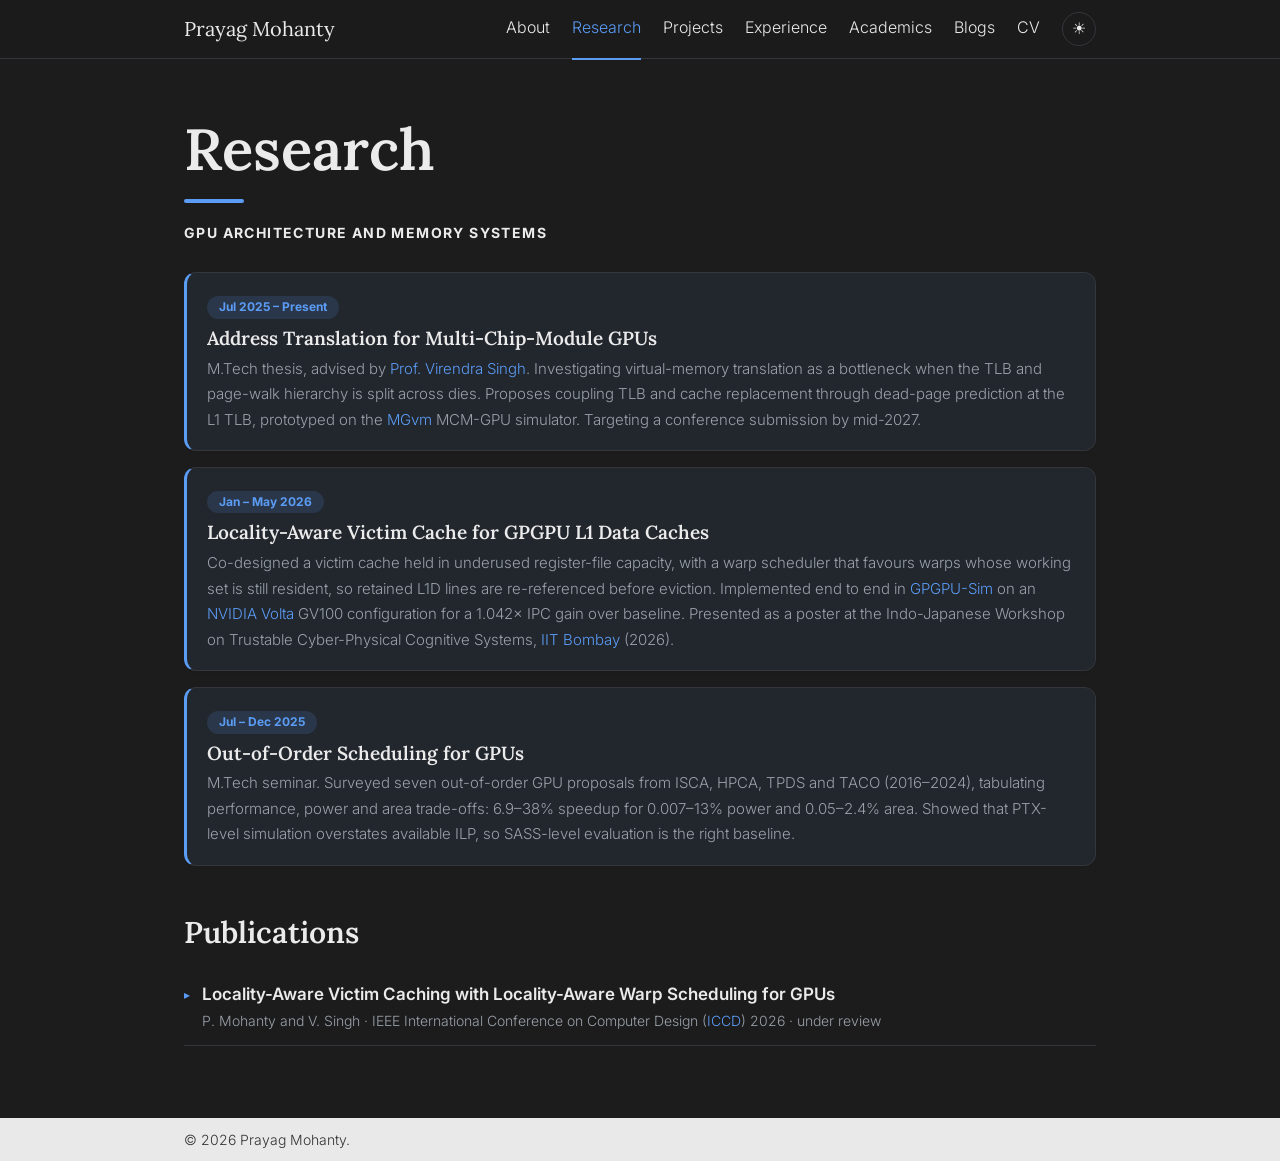
<file: research.html>
<!doctype html>
<html lang="en">
<head>
<meta charset="utf-8">
<meta name="viewport" content="width=device-width, initial-scale=1">
<title>Research · Prayag Mohanty</title>
<meta name="description" content="Prayag Mohanty is an M.Tech student at IIT Bombay researching GPU architecture, memory systems and VLSI. Research, projects, CV and blogs.">
<meta name="author" content="Prayag Mohanty">
<meta name="google-site-verification" content="uwPPnk4GYmxsu8mS6GWtbcmdCKl9_TvqakevJN1ojJI">
<link rel="canonical" href="https://prayag-mohanty.github.io/research.html">
<meta property="og:type" content="website">
<meta property="og:site_name" content="Prayag Mohanty">
<meta property="og:title" content="Research · Prayag Mohanty">
<meta property="og:description" content="Prayag Mohanty is an M.Tech student at IIT Bombay researching GPU architecture, memory systems and VLSI. Research, projects, CV and blogs.">
<meta property="og:url" content="https://prayag-mohanty.github.io/research.html">
<meta property="og:image" content="https://prayag-mohanty.github.io/photo.jpg">
<meta name="twitter:card" content="summary">
<link rel="icon" href="favicon.ico" sizes="any">
<link rel="icon" type="image/png" sizes="32x32" href="favicon-32.png">
<link rel="apple-touch-icon" href="apple-touch-icon.png">
<meta name="theme-color" content="#1c1c1d">

<link rel="preconnect" href="https://fonts.googleapis.com"><link rel="preconnect" href="https://fonts.gstatic.com" crossorigin><link href="https://fonts.googleapis.com/css2?family=Inter:wght@300;400;600;700&amp;family=Lora:wght@500;600&amp;display=swap" rel="stylesheet">
<style>:root{--ease:cubic-bezier(.22,.61,.36,1);--bg:#1c1c1d;--nav:#1c1c1d;--fg:#ebebeb;--muted:#9aa1a9;--line:#33363b;--card:#22262d;--accent:#5b9cf5;--foot:#e9e9e9;--footfg:#333}
:root[data-theme=light]{--bg:#fafaf9;--nav:#fafaf9;--fg:#1f2328;--muted:#656d76;--line:#e1e4e8;--card:#fff;--accent:#2563eb;--foot:#ececec;--footfg:#333}
*{box-sizing:border-box}
html{scroll-behavior:smooth}
body{margin:0;background:var(--bg);color:var(--fg);font:300 17px/1.7 "Inter",-apple-system,"Segoe UI",sans-serif;-webkit-font-smoothing:antialiased;-moz-osx-font-smoothing:grayscale;min-height:100vh;display:flex;flex-direction:column}
a{color:var(--accent);text-decoration:none}
a:hover{text-decoration:underline}
.wrap{max-width:960px;margin:0 auto;padding:0 24px;width:100%}
header.nav{position:sticky;top:0;z-index:10;background:color-mix(in srgb,var(--nav) 72%,transparent);-webkit-backdrop-filter:blur(14px) saturate(160%);backdrop-filter:blur(14px) saturate(160%);border-bottom:1px solid var(--line)}
header.nav .wrap{display:flex;justify-content:space-between;align-items:center;height:58px}
.brand{font-family:"Lora",Georgia,serif;font-size:20px;color:var(--fg)}
.brand:hover{text-decoration:none}
nav{display:flex;gap:22px;align-items:center}
nav a{color:var(--fg);font-size:16px;padding:16px 0;border-bottom:2px solid transparent;transition:color .3s var(--ease),border-color .3s var(--ease)}
nav a:hover{color:var(--accent);text-decoration:none}
nav a.on{color:var(--accent);border-bottom-color:var(--accent)}
#theme{background:none;border:1px solid var(--line);border-radius:50%;width:34px;height:34px;color:var(--fg);font-size:16px;line-height:1;cursor:pointer}
#theme:hover{border-color:var(--accent);color:var(--accent)}
main{flex:1;padding:56px 0 72px}
.card{box-shadow:0 1px 2px rgba(0,0,0,.08)}
h1,h2,h3{font-family:"Lora",Georgia,serif;font-weight:600;line-height:1.2}
h1{font-size:clamp(38px,7vw,58px);margin:0 0 6px}
h1::after{content:"";display:block;width:60px;height:4px;background:var(--accent);border-radius:2px;margin-top:14px}
.sub{font-size:14px;font-weight:700;letter-spacing:.1em;text-transform:uppercase;margin:18px 0 28px}
h2{font-size:30px;margin:48px 0 18px}
h3{font-size:19px;margin:0 0 6px}
.about{display:grid;grid-template-columns:1fr 280px;gap:36px;align-items:start}
.side{text-align:center;font-size:14px}
.photo{display:block;width:100%;height:auto;aspect-ratio:1;object-fit:cover;border-radius:10px;margin-bottom:10px}
.pills{display:flex;gap:8px;justify-content:center;flex-wrap:wrap;margin-top:12px}
.pill{border:1px solid var(--accent);border-radius:999px;padding:5px 14px;font-size:14px;font-weight:600}
.pill:hover{background:var(--accent);color:var(--bg);text-decoration:none}
.cards{display:grid;grid-template-columns:repeat(auto-fit,minmax(220px,1fr));gap:16px}
.card{display:block;background:var(--card);border:1px solid var(--line);border-radius:12px;padding:18px 20px;color:var(--fg)}
a.card:hover{text-decoration:none;border-color:var(--accent);transform:translateY(-3px);box-shadow:0 10px 24px rgba(0,0,0,.18)}
.card{transition:transform .45s var(--ease),border-color .45s var(--ease),box-shadow .45s var(--ease)}
.card p{color:var(--muted);font-size:15px;margin:4px 0 0}
.icon{width:38px;height:38px;border-radius:10px;background:color-mix(in srgb,var(--accent) 16%,transparent);color:var(--accent);display:flex;align-items:center;justify-content:center;margin-bottom:14px}
.icon svg{width:20px;height:20px}
.tags{display:flex;gap:6px;flex-wrap:wrap;margin-top:10px}
.tags span{font-size:12px;border:1px solid var(--line);border-radius:999px;padding:1px 10px;color:var(--muted)}
.list{list-style:none;padding:0;margin:0}
.list li{border-bottom:1px solid var(--line);padding:12px 0 12px 18px;position:relative}
.list li::before{content:"▸";position:absolute;left:0;color:var(--accent);font-size:12px;top:17px}
.list small{display:block;color:var(--muted);font-size:14px}
.news{list-style:none;padding:0;margin:0}
.news li{display:grid;grid-template-columns:110px 1fr;gap:12px;padding:12px 14px;border-radius:12px;border-bottom:1px solid var(--line)}
.news li:hover{background:var(--card)}
.date{color:var(--accent);font-size:12px;font-weight:700;letter-spacing:.06em;text-transform:uppercase;padding-top:4px}
.tl{border-left:3px solid var(--accent);border-radius:12px 12px 12px 12px}
.year{display:inline-block;font-size:12px;font-weight:700;color:var(--accent);background:color-mix(in srgb,var(--accent) 14%,transparent);border-radius:999px;padding:1px 12px;margin-bottom:8px}
.code{color:var(--accent);font-weight:600}
.cols{display:grid;grid-template-columns:repeat(auto-fit,minmax(300px,1fr));gap:12px}
.cols .card{padding:12px 16px;font-size:16px}
.lead{color:var(--muted)}
.social{display:flex;gap:12px;justify-content:center;flex-wrap:wrap;margin-top:44px}
footer{background:var(--foot);color:var(--footfg);font-size:14px;padding:10px 0}
.actions{display:flex;align-items:center;gap:22px}
#burger{display:none;background:none;border:1px solid var(--line);border-radius:8px;width:38px;height:34px;color:var(--fg);font-size:18px;line-height:1;cursor:pointer}
@media(max-width:760px){.about{grid-template-columns:1fr}.news li{grid-template-columns:1fr;gap:0}
.actions{gap:10px}
#burger{display:block}
nav{display:none;position:absolute;top:58px;left:0;right:0;flex-direction:column;align-items:stretch;gap:0;background:color-mix(in srgb,var(--nav) 85%,transparent);-webkit-backdrop-filter:blur(14px) saturate(160%);backdrop-filter:blur(14px) saturate(160%);border-bottom:1px solid var(--line);padding:6px 24px 12px}
nav{display:flex;opacity:0;transform:translateY(-8px);visibility:hidden;pointer-events:none;transition:opacity .3s var(--ease),transform .3s var(--ease),visibility 0s .3s}
nav.open{opacity:1;transform:none;visibility:visible;pointer-events:auto;transition:opacity .3s var(--ease),transform .3s var(--ease)}
nav a{padding:12px 0;border-bottom:1px solid var(--line);font-size:17px}
nav a:last-child{border-bottom:0}
nav a.on{border-bottom-color:var(--line)}
.side{max-width:320px;margin:0 auto}}
.plinks{display:flex;gap:16px;margin-top:12px;font-size:14px;font-weight:600}
.card h3 a{color:inherit}
.post{padding:0;overflow:hidden}
.post .thumb{display:block;width:100%;aspect-ratio:16/9;object-fit:cover}
.post .year,.post h3,.post p{margin-left:20px;margin-right:20px}
.post .year{margin-top:16px}
.post p{margin-bottom:18px}
.ico{display:inline-flex;align-items:center;justify-content:center;width:36px;height:36px;color:var(--fg);transition:color .35s var(--ease),transform .35s var(--ease)}
.ico svg{width:24px;height:24px}
.ico:hover{color:var(--accent);transform:translateY(-2px)}
.ico.sm{width:28px;height:28px}
.ico.sm svg{width:20px;height:20px}
.pills{gap:12px}
.social{gap:16px}
.social .ico{width:44px;height:44px}
.social .ico svg{width:28px;height:28px}
.plinks{gap:10px}
a.ref{color:var(--accent);text-decoration:none}
a.ref:hover{text-decoration:underline;text-underline-offset:3px}
.btn{display:inline-flex;align-items:center;gap:8px;min-height:42px;vertical-align:middle;background:var(--accent);color:var(--bg);border:1px solid var(--accent);border-radius:999px;padding:8px 18px;font-weight:600;font-size:15px;margin:0 8px 8px 0}
.btn svg{width:18px;height:18px}
.btn:hover{text-decoration:none;opacity:.88}
.btn.ghost{background:none;color:var(--accent)}
.cvbox{margin-top:16px;border:1px solid var(--line);border-radius:12px;overflow:hidden;background:#fff}
.cvbox iframe{display:block;width:100%;height:82vh;border:0}
.cvbox img{display:block;width:100%;height:auto}
[hidden]{display:none!important}
strong,b{font-weight:600}
html{scroll-behavior:smooth}
body{transition:background-color .4s var(--ease),color .4s var(--ease)}
a,.pill,.btn,#theme,#burger{transition:color .3s var(--ease),background-color .3s var(--ease),border-color .3s var(--ease),opacity .3s var(--ease),transform .3s var(--ease)}
.progress{position:absolute;left:0;right:0;bottom:-1px;height:2px;background:var(--accent);transform:scaleX(0);transform-origin:0 50%;will-change:transform;pointer-events:none}
header.nav{transition:background-color .4s var(--ease)}
main{animation:enter .6s var(--ease) both}
@keyframes enter{from{opacity:0;transform:translateY(8px)}to{opacity:1;transform:none}}
.reveal{opacity:0;transform:translateY(16px);transition:opacity .7s var(--ease),transform .7s var(--ease)}
.reveal.in{opacity:1;transform:none}
@media(prefers-reduced-motion:reduce){*,*::before,*::after{animation:none!important;transition:none!important;scroll-behavior:auto!important}.reveal{opacity:1;transform:none}}
</style>
<script>try{var t=localStorage.getItem('theme');if(t)document.documentElement.dataset.theme=t}catch(e){}</script>
</head>
<body>
<header class="nav"><div class="progress" aria-hidden="true"></div><div class="wrap"><a class="brand" href="index.html">Prayag Mohanty</a><div class="actions"><nav id="menu"><a href="index.html">About</a><a href="research.html" class=on>Research</a><a href="projects.html">Projects</a><a href="experience.html">Experience</a><a href="academics.html">Academics</a><a href="blog.html">Blogs</a><a href="cv.html">CV</a></nav><button id="theme" aria-label="Toggle theme" title="Toggle theme">☀</button><button id="burger" aria-label="Open menu" aria-expanded="false" aria-controls="menu">☰</button></div></div></header>
<main><div class="wrap">

<h1>Research</h1><p class="sub">GPU architecture and memory systems</p>
<div class="cards" style="grid-template-columns:1fr">
<div class="card tl"><span class="year">Jul 2025 – Present</span><h3>Address Translation for Multi-Chip-Module GPUs</h3><p>M.Tech thesis, advised by <a class="ref" href="https://www.ee.iitb.ac.in/~viren/">Prof. Virendra Singh</a>. Investigating virtual-memory translation as a bottleneck when the TLB and page-walk hierarchy is split across dies. Proposes coupling TLB and cache replacement through dead-page prediction at the L1 TLB, prototyped on the <a class="ref" href="https://github.com/Prayag-Mohanty/MGVm-GPU">MGvm</a> MCM-GPU simulator. Targeting a conference submission by mid-2027.</p></div>
<div class="card tl"><span class="year">Jan – May 2026</span><h3>Locality-Aware Victim Cache for GPGPU L1 Data Caches</h3><p>Co-designed a victim cache held in underused register-file capacity, with a warp scheduler that favours warps whose working set is still resident, so retained L1D lines are re-referenced before eviction. Implemented end to end in <a class="ref" href="https://github.com/gpgpu-sim/gpgpu-sim_distribution">GPGPU-Sim</a> on an <a class="ref" href="https://www.nvidia.com/en-us/data-center/volta-gpu-architecture/">NVIDIA Volta</a> GV100 configuration for a 1.042× IPC gain over baseline. Presented as a poster at the Indo-Japanese Workshop on Trustable Cyber-Physical Cognitive Systems, <a class="ref" href="https://www.iitb.ac.in">IIT Bombay</a> (2026).</p></div>
<div class="card tl"><span class="year">Jul – Dec 2025</span><h3>Out-of-Order Scheduling for GPUs</h3><p>M.Tech seminar. Surveyed seven out-of-order GPU proposals from ISCA, HPCA, TPDS and TACO (2016–2024), tabulating performance, power and area trade-offs: 6.9–38% speedup for 0.007–13% power and 0.05–2.4% area. Showed that PTX-level simulation overstates available ILP, so SASS-level evaluation is the right baseline.</p></div>
</div>
<h2>Publications</h2>
<ul class="list"><li><strong>Locality-Aware Victim Caching with Locality-Aware Warp Scheduling for GPUs</strong><small>P. Mohanty and V. Singh · IEEE International Conference on Computer Design (<a class="ref" href="https://www.iccd-conf.com">ICCD</a>) 2026 · under review</small></li></ul>

</div></main>
<footer><div class="wrap">© <span id="year"></span> Prayag Mohanty.</div></footer>
<script>document.getElementById('year').textContent = new Date().getFullYear();
const root = document.documentElement;
const btn = document.getElementById('theme');
const paint = () => { btn.textContent = root.dataset.theme === 'light' ? '☾' : '☀'; };
paint();
btn.addEventListener('click', () => {
  root.dataset.theme = root.dataset.theme === 'light' ? 'dark' : 'light';
  try { localStorage.setItem('theme', root.dataset.theme); } catch (e) {}
  paint();
});
const burger = document.getElementById('burger');
const menu = document.getElementById('menu');
burger.addEventListener('click', () => {
  const open = menu.classList.toggle('open');
  burger.setAttribute('aria-expanded', open);
  burger.textContent = open ? '✕' : '☰';
});
const bar = document.querySelector('.progress');
let ticking = false;
const progress = () => {
  const max = document.documentElement.scrollHeight - innerHeight;
  bar.style.transform = `scaleX(${max > 0 ? Math.min(scrollY / max, 1) : 0})`;
  ticking = false;
};
addEventListener('scroll', () => { if (!ticking) { ticking = true; requestAnimationFrame(progress); } }, { passive: true });
addEventListener('resize', progress);
progress();
// Fade content in as it scrolls into view; anything already on screen shows immediately.
if ('IntersectionObserver' in window && !matchMedia('(prefers-reduced-motion: reduce)').matches) {
  const io = new IntersectionObserver(entries => entries.forEach(e => {
    if (e.isIntersecting) { e.target.classList.add('in'); io.unobserve(e.target); }
  }), { rootMargin: '0px 0px -8% 0px' });
  const watch = el => {
    if (el.getBoundingClientRect().top < innerHeight) return;
    el.classList.add('reveal');
    io.observe(el);
  };
  document.querySelectorAll('main h2, .card, .news li, .list li').forEach(watch);
  // Blog posts arrive after load
  const posts = document.getElementById('posts');
  if (posts) new MutationObserver(() => posts.querySelectorAll('.card:not(.reveal)').forEach(watch)).observe(posts, { childList: true });
}
// Email links carry the address encoded and are only completed on interaction, so scrapers reading the HTML see no address.
document.querySelectorAll('.js-mail').forEach(a => {
  const reveal = () => {
    if (a.dataset.done) return;
    const dec = s => atob(s).split('').reverse().join('');
    a.href = 'mailto:' + dec(a.dataset.u) + String.fromCharCode(64) + dec(a.dataset.d);
    a.dataset.done = 1;
  };
  ['pointerenter', 'focus', 'touchstart'].forEach(ev => a.addEventListener(ev, reveal, { once: true, passive: true }));
  a.addEventListener('click', reveal);
});
</script>
</body>
</html>
</file>
